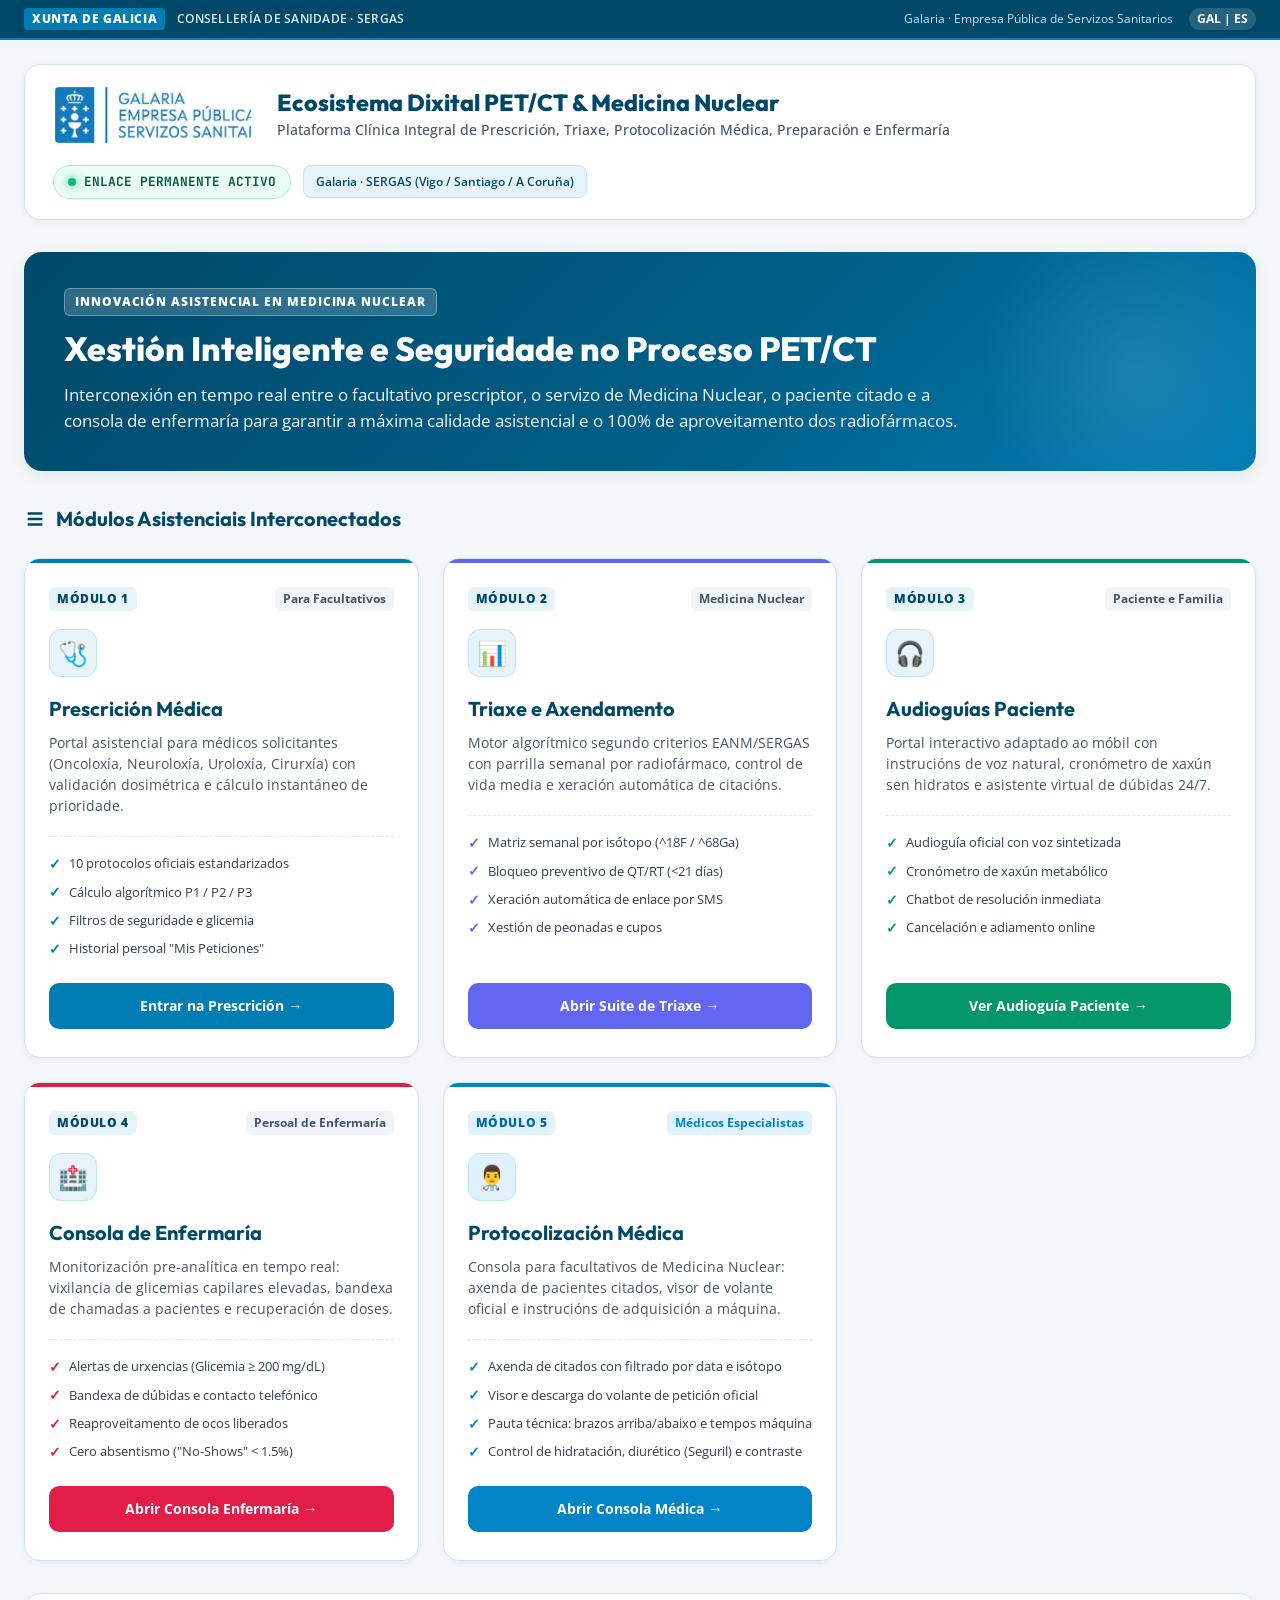
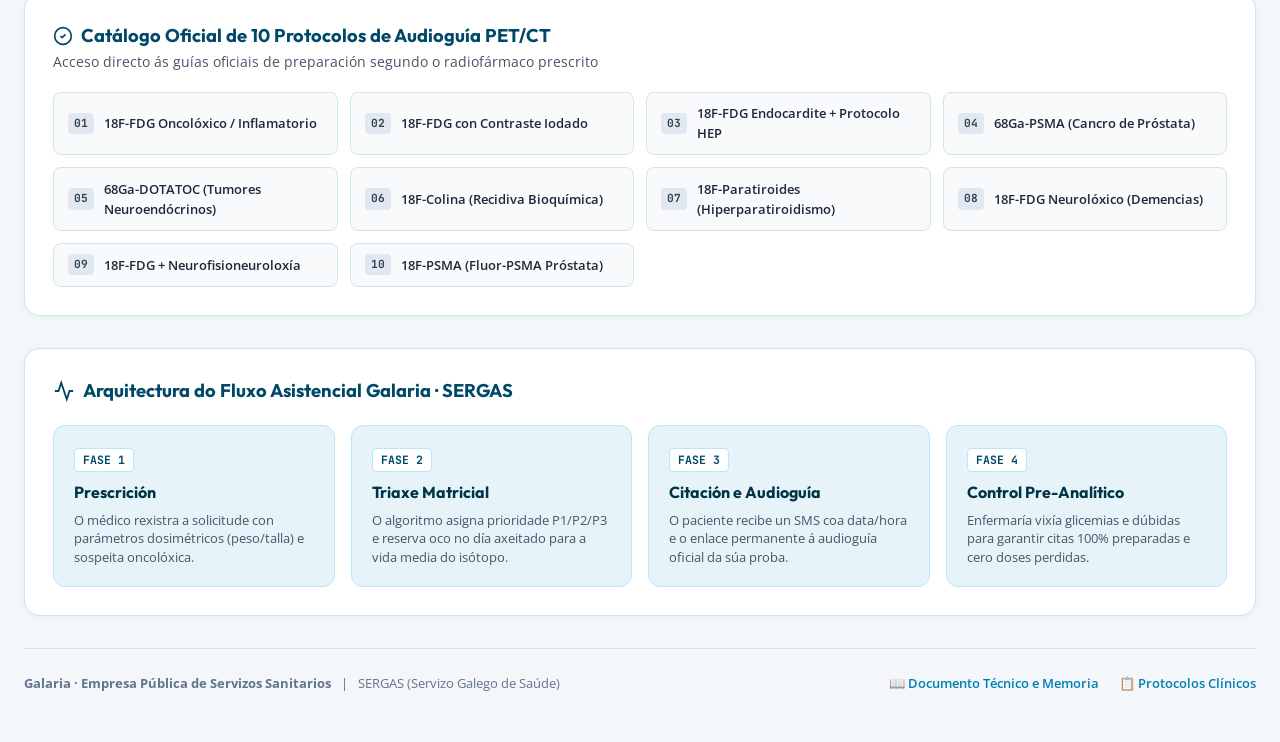
<file: index.html>
<!DOCTYPE html>
<html lang="es">
<head>
  <meta charset="UTF-8">
  <meta name="viewport" content="width=device-width, initial-scale=1.0">
  <title>Ecosistema Digital PET/CT & Medicina Nuclear | Galaria · SERGAS</title>
  <meta name="description" content="Portal Maestro Oficial del Ecosistema Digital PET/CT de Galaria y Servizo Galego de Saúde (SERGAS). Prescripción médica, triaje clínico algorítmico, preparación interactiva del paciente y consola de enfermería.">

  <!-- Tipografía Oficial Galaria / SERGAS: Open Sans & Outfit -->
  <link rel="preconnect" href="https://fonts.googleapis.com">
  <link rel="preconnect" href="https://fonts.gstatic.com" crossorigin>
  <link href="https://fonts.googleapis.com/css2?family=Open+Sans:ital,wght@0,300..800;1,300..800&family=Outfit:wght@500;600;700;800&family=JetBrains+Mono:wght@500;600&display=swap" rel="stylesheet">

  <style>
    /* ==========================================================================
       VARIABLES Y SISTEMA DE DISEÑO INSTITUCIONAL GALARIA · SERGAS
       ========================================================================== */
    :root {
      /* Identidad Corporativa Oficial */
      --sergas-blue: #007eb4;             /* Azul principal Galaria / Sergas */
      --sergas-blue-hover: #00638e;       /* Azul interacción hover */
      --sergas-navy: #004868;             /* Azul mariño institucional para títulos */
      --sergas-dark-blue: #003248;        /* Azul mariño profundo */
      --sergas-soft-blue: #e6f4fa;        /* Fondo suave de destaque */
      --sergas-light-border: #bae6fd;     /* Borde suave azul */

      --bg-page: #f4f7f9;                /* Fondo limpo sanitario */
      --bg-card: #ffffff;                /* Tarxetas e paneis brancos */
      --bg-card-subtle: #f8fafc;
      --border-subtle: #d0e4ee;
      --border-focus: #007eb4;

      --text-main: #1e293b;
      --text-secondary: #475569;
      --text-muted: #64748b;
      --text-light: #ffffff;

      /* Sombras Oficiales Galaria */
      --shadow-sm: 0 2px 6px rgba(0, 72, 104, 0.05);
      --shadow-md: 0 4px 16px rgba(0, 72, 104, 0.08);
      --shadow-lg: 0 12px 32px rgba(0, 72, 104, 0.12);
      --shadow-hover: 0 16px 36px rgba(0, 126, 180, 0.18);

      /* Estados Clínicos */
      --p1-red: #dc2626;
      --p1-bg: #fef2f2;
      --p1-border: #fca5a5;

      --p2-amber: #d97706;
      --p2-bg: #fffbeb;
      --p2-border: #fde68a;

      --p3-green: #059669;
      --p3-bg: #ecfdf5;
      --p3-border: #6ee7b7;
    }

    * {
      box-sizing: border-box;
      margin: 0;
      padding: 0;
    }

    body {
      font-family: 'Open Sans', -apple-system, BlinkMacSystemFont, 'Segoe UI', Roboto, sans-serif;
      background-color: var(--bg-page);
      color: var(--text-main);
      line-height: 1.55;
      min-height: 100vh;
      overflow-x: hidden;
    }

    /* ==========================================================================
       1. BARRA SUPERIOR INSTITUCIONAL XUNTA DE GALICIA / SERGAS
       ========================================================================== */
    .sergas-top-bar {
      width: 100%;
      background-color: var(--sergas-navy);
      color: #ffffff;
      font-size: 0.8rem;
      padding: 0.5rem 1.5rem;
      border-bottom: 2px solid var(--sergas-blue);
    }

    .sergas-top-container {
      max-width: 1400px;
      margin: 0 auto;
      display: flex;
      justify-content: space-between;
      align-items: center;
      flex-wrap: wrap;
      gap: 0.75rem;
    }

    .sergas-gov-text {
      display: flex;
      align-items: center;
      gap: 0.75rem;
      font-weight: 600;
      letter-spacing: 0.02em;
    }

    .xunta-pill {
      background: var(--sergas-blue);
      color: #ffffff;
      padding: 2px 8px;
      border-radius: 4px;
      font-size: 0.72rem;
      font-weight: 800;
      letter-spacing: 0.05em;
    }

    .sergas-sub {
      color: #e0f2fe;
      font-size: 0.78rem;
    }

    .sergas-portal-id {
      display: flex;
      align-items: center;
      gap: 1rem;
      font-size: 0.78rem;
      color: #bae6fd;
    }

    .lang-pill {
      background: rgba(255, 255, 255, 0.15);
      padding: 2px 8px;
      border-radius: 12px;
      font-weight: 700;
      color: #ffffff;
      font-size: 0.72rem;
    }

    /* ==========================================================================
       2. CONTENEDOR PRINCIPAL
       ========================================================================== */
    .main-wrapper {
      max-width: 1400px;
      margin: 0 auto;
      padding: 1.5rem 1.5rem 3rem;
      display: flex;
      flex-direction: column;
      gap: 2rem;
    }

    /* ==========================================================================
       3. CABECERA CON LOGO OFICIAL DE GALARIA Y STATUS EN VIVO
       ========================================================================== */
    .header-card {
      background: #ffffff;
      border: 1px solid var(--border-subtle);
      border-radius: 16px;
      padding: 1.25rem 1.75rem;
      display: flex;
      justify-content: space-between;
      align-items: center;
      box-shadow: var(--shadow-sm);
      flex-wrap: wrap;
      gap: 1.25rem;
    }

    .header-brand {
      display: flex;
      align-items: center;
      gap: 1.5rem;
    }

    .galaria-logo-img {
      height: 60px;
      width: auto;
      object-fit: contain;
      border-radius: 6px;
      background: #ffffff;
      padding: 2px;
    }

    .header-title-group h1 {
      font-family: 'Outfit', sans-serif;
      font-size: 1.45rem;
      font-weight: 800;
      color: var(--sergas-navy);
      line-height: 1.2;
    }

    .header-title-group p {
      font-size: 0.88rem;
      color: var(--text-secondary);
      font-weight: 500;
      margin-top: 2px;
    }

    .header-badges {
      display: flex;
      align-items: center;
      gap: 0.75rem;
      flex-wrap: wrap;
    }

    .live-status-pill {
      display: inline-flex;
      align-items: center;
      gap: 8px;
      background: #ecfdf5;
      border: 1px solid #a7f3d0;
      color: #065f46;
      font-size: 0.8rem;
      font-weight: 700;
      padding: 6px 14px;
      border-radius: 999px;
      font-family: 'JetBrains Mono', monospace;
    }

    .live-dot {
      width: 8px;
      height: 8px;
      background: #10b981;
      border-radius: 50%;
      box-shadow: 0 0 8px #10b981;
      animation: pulseGreen 2s infinite;
    }

    @keyframes pulseGreen {
      0%, 100% { opacity: 1; transform: scale(1); }
      50% { opacity: 0.4; transform: scale(0.85); }
    }

    .badge-secondary {
      background: var(--sergas-soft-blue);
      border: 1px solid var(--sergas-light-border);
      color: var(--sergas-navy);
      font-size: 0.78rem;
      font-weight: 600;
      padding: 6px 12px;
      border-radius: 8px;
    }

    /* ==========================================================================
       4. HERO BANNER INSTITUCIONAL GALARIA
       ========================================================================== */
    .hero-banner {
      background: linear-gradient(135deg, var(--sergas-navy) 0%, #006089 60%, var(--sergas-blue) 100%);
      color: #ffffff;
      border-radius: 18px;
      padding: 2.25rem 2.5rem;
      box-shadow: var(--shadow-md);
      position: relative;
      overflow: hidden;
    }

    .hero-banner::after {
      content: '';
      position: absolute;
      right: -40px;
      bottom: -60px;
      width: 320px;
      height: 320px;
      background: radial-gradient(circle, rgba(255, 255, 255, 0.1) 0%, transparent 70%);
      pointer-events: none;
    }

    .hero-badge-tag {
      display: inline-block;
      background: rgba(255, 255, 255, 0.18);
      border: 1px solid rgba(255, 255, 255, 0.3);
      color: #ffffff;
      font-size: 0.72rem;
      font-weight: 800;
      text-transform: uppercase;
      letter-spacing: 0.08em;
      padding: 4px 10px;
      border-radius: 6px;
      margin-bottom: 0.75rem;
    }

    .hero-banner h2 {
      font-family: 'Outfit', sans-serif;
      font-size: clamp(1.5rem, 3vw, 2.1rem);
      font-weight: 800;
      line-height: 1.25;
      margin-bottom: 0.75rem;
    }

    .hero-banner p {
      font-size: clamp(0.95rem, 1.5vw, 1.05rem);
      color: #f0f9ff;
      max-width: 900px;
      line-height: 1.6;
      font-weight: 400;
    }

    /* ==========================================================================
       5. PARRILLA DE LOS 4 PROGRAMAS INTERCONECTADOS
       ========================================================================== */
    .programs-section-title {
      font-family: 'Outfit', sans-serif;
      font-size: 1.25rem;
      font-weight: 700;
      color: var(--sergas-navy);
      display: flex;
      align-items: center;
      gap: 10px;
      margin-bottom: -0.5rem;
    }

    .programs-grid {
      display: grid;
      grid-template-columns: repeat(auto-fit, minmax(300px, 1fr));
      gap: 1.5rem;
    }

    .program-card {
      background: #ffffff;
      border: 1px solid var(--border-subtle);
      border-radius: 16px;
      padding: 1.75rem 1.5rem;
      display: flex;
      flex-direction: column;
      justify-content: space-between;
      box-shadow: var(--shadow-sm);
      text-decoration: none;
      color: inherit;
      transition: all 0.28s cubic-bezier(0.16, 1, 0.3, 1);
      position: relative;
      overflow: hidden;
    }

    .program-card::before {
      content: '';
      position: absolute;
      top: 0;
      left: 0;
      right: 0;
      height: 4px;
      background: var(--module-accent, var(--sergas-blue));
    }

    .program-card:hover {
      transform: translateY(-5px);
      box-shadow: var(--shadow-hover);
      border-color: var(--module-accent, var(--sergas-blue));
    }

    .card-header-meta {
      display: flex;
      justify-content: space-between;
      align-items: center;
      margin-bottom: 1.1rem;
    }

    .module-num-pill {
      font-size: 0.72rem;
      font-weight: 800;
      text-transform: uppercase;
      letter-spacing: 0.05em;
      padding: 3px 8px;
      border-radius: 6px;
      background: var(--sergas-soft-blue);
      color: var(--sergas-navy);
    }

    .target-role-badge {
      font-size: 0.72rem;
      font-weight: 700;
      padding: 3px 8px;
      border-radius: 6px;
      background: #f1f5f9;
      color: var(--text-secondary);
    }

    .program-icon-box {
      width: 48px;
      height: 48px;
      border-radius: 12px;
      background: var(--sergas-soft-blue);
      border: 1px solid var(--sergas-light-border);
      display: flex;
      align-items: center;
      justify-content: center;
      font-size: 1.5rem;
      margin-bottom: 1rem;
      color: var(--sergas-blue);
    }

    .program-card h3 {
      font-family: 'Outfit', sans-serif;
      font-size: 1.25rem;
      font-weight: 700;
      color: var(--sergas-navy);
      margin-bottom: 0.5rem;
    }

    .program-card p {
      font-size: 0.88rem;
      color: var(--text-secondary);
      line-height: 1.5;
      margin-bottom: 1.25rem;
    }

    .program-features {
      list-style: none;
      padding: 0;
      margin-bottom: 1.5rem;
      border-top: 1px dashed #e2e8f0;
      padding-top: 1rem;
    }

    .program-features li {
      font-size: 0.82rem;
      color: #334155;
      display: flex;
      align-items: center;
      gap: 8px;
      margin-bottom: 0.45rem;
    }

    .program-features li::before {
      content: '✓';
      color: var(--module-accent, var(--sergas-blue));
      font-weight: 800;
      font-size: 0.85rem;
    }

    .card-action-btn {
      display: inline-flex;
      align-items: center;
      justify-content: center;
      gap: 8px;
      width: 100%;
      padding: 0.75rem 1.25rem;
      border-radius: 10px;
      font-weight: 700;
      font-size: 0.9rem;
      background: var(--module-accent, var(--sergas-blue));
      color: #ffffff;
      border: none;
      cursor: pointer;
      text-align: center;
      transition: background 0.2s ease;
    }

    .program-card:hover .card-action-btn {
      filter: brightness(0.92);
    }

    /* Colores por módulo */
    .card-mod-1 { --module-accent: #007eb4; } /* Azul Sergas Prescrición */
    .card-mod-2 { --module-accent: #6366f1; } /* Índigo Triaxe */
    .card-mod-3 { --module-accent: #059669; } /* Esmeralda Audioguía Paciente */
    .card-mod-4 { --module-accent: #e11d48; } /* Vermello Clínico Enfermaría */
    .card-mod-5 { --module-accent: #0284c7; } /* Azul Océano Protocolización Médica */

    /* ==========================================================================
       6. SELECTOR RÁPIDO DOS 10 TRAZADORES PET
       ========================================================================== */
    .tracers-section {
      background: #ffffff;
      border: 1px solid var(--border-subtle);
      border-radius: 16px;
      padding: 1.75rem;
      box-shadow: var(--shadow-sm);
    }

    .tracers-header {
      display: flex;
      justify-content: space-between;
      align-items: center;
      flex-wrap: wrap;
      gap: 1rem;
      margin-bottom: 1.25rem;
    }

    .tracers-header h3 {
      font-family: 'Outfit', sans-serif;
      font-size: 1.15rem;
      color: var(--sergas-navy);
      font-weight: 700;
      display: flex;
      align-items: center;
      gap: 8px;
    }

    .tracers-header p {
      font-size: 0.85rem;
      color: var(--text-secondary);
    }

    .tracers-grid {
      display: grid;
      grid-template-columns: repeat(auto-fill, minmax(240px, 1fr));
      gap: 0.75rem;
    }

    .tracer-btn {
      display: flex;
      align-items: center;
      gap: 10px;
      padding: 0.65rem 0.9rem;
      background: var(--bg-card-subtle);
      border: 1px solid var(--border-subtle);
      border-radius: 8px;
      text-decoration: none;
      color: var(--text-main);
      font-size: 0.82rem;
      font-weight: 600;
      transition: all 0.2s ease;
    }

    .tracer-btn:hover {
      background: var(--sergas-soft-blue);
      border-color: var(--sergas-blue);
      color: var(--sergas-navy);
      transform: translateX(3px);
    }

    .tracer-badge {
      font-family: 'JetBrains Mono', monospace;
      font-size: 0.7rem;
      background: #e2e8f0;
      padding: 2px 6px;
      border-radius: 4px;
      color: #334155;
      font-weight: 700;
    }

    /* ==========================================================================
       7. ESQUEMA DE FLUXO CLÍNICO INTEGRADO
       ========================================================================== */
    .flow-card {
      background: #ffffff;
      border: 1px solid var(--border-subtle);
      border-radius: 16px;
      padding: 1.75rem;
      box-shadow: var(--shadow-sm);
    }

    .flow-title {
      font-family: 'Outfit', sans-serif;
      font-size: 1.15rem;
      font-weight: 700;
      color: var(--sergas-navy);
      margin-bottom: 1.25rem;
      display: flex;
      align-items: center;
      gap: 8px;
    }

    .flow-steps-row {
      display: grid;
      grid-template-columns: repeat(auto-fit, minmax(240px, 1fr));
      gap: 1rem;
    }

    .flow-box {
      background: var(--sergas-soft-blue);
      border: 1px solid var(--sergas-light-border);
      border-radius: 12px;
      padding: 1.25rem;
      position: relative;
    }

    .flow-step-tag {
      font-family: 'JetBrains Mono', monospace;
      font-size: 0.72rem;
      font-weight: 700;
      color: var(--sergas-navy);
      background: #ffffff;
      border: 1px solid var(--sergas-light-border);
      padding: 2px 8px;
      border-radius: 4px;
      display: inline-block;
      margin-bottom: 0.5rem;
    }

    .flow-box h4 {
      font-family: 'Outfit', sans-serif;
      font-size: 1rem;
      font-weight: 700;
      color: var(--sergas-dark-blue);
      margin-bottom: 0.35rem;
    }

    .flow-box p {
      font-size: 0.8rem;
      color: var(--text-secondary);
      line-height: 1.45;
    }

    /* ==========================================================================
       8. PÉ DE PÁXINA INSTITUCIONAL
       ========================================================================== */
    footer {
      border-top: 1px solid var(--border-subtle);
      padding-top: 1.5rem;
      display: flex;
      justify-content: space-between;
      align-items: center;
      flex-wrap: wrap;
      gap: 1rem;
      font-size: 0.82rem;
      color: var(--text-muted);
    }

    .footer-brand {
      display: flex;
      align-items: center;
      gap: 10px;
    }

    .footer-links {
      display: flex;
      gap: 1.25rem;
    }

    .footer-links a {
      color: var(--sergas-blue);
      text-decoration: none;
      font-weight: 600;
    }

    .footer-links a:hover {
      text-decoration: underline;
    }

    @media (max-width: 768px) {
      .sergas-top-container {
        flex-direction: column;
        align-items: flex-start;
      }
      .header-card {
        flex-direction: column;
        align-items: flex-start;
      }
      .main-wrapper {
        padding: 1rem 1rem 2.5rem;
      }
    }
  </style>
</head>
<body>

  <!-- 1. BARRA SUPERIOR INSTITUCIONAL XUNTA / SERGAS -->
  <div class="sergas-top-bar">
    <div class="sergas-top-container">
      <div class="sergas-gov-text">
        <span class="xunta-pill">XUNTA DE GALICIA</span>
        <span class="sergas-sub">CONSELLERÍA DE SANIDADE · SERGAS</span>
      </div>
      <div class="sergas-portal-id">
        <span>Galaria · Empresa Pública de Servizos Sanitarios</span>
        <span class="lang-pill">GAL | ES</span>
      </div>
    </div>
  </div>

  <div class="main-wrapper">
    <!-- 2. CABECERA CON LOGO OFICIAL DE GALARIA -->
    <header class="header-card">
      <div class="header-brand">
        <img src="galaria_logo.jpg" alt="Galaria - Empresa Pública de Servizos Sanitarios" class="galaria-logo-img">
        <div class="header-title-group">
          <h1>Ecosistema Dixital PET/CT & Medicina Nuclear</h1>
          <p>Plataforma Clínica Integral de Prescrición, Triaxe, Protocolización Médica, Preparación e Enfermaría</p>
        </div>
      </div>
      <div class="header-badges">
        <div class="live-status-pill">
          <span class="live-dot"></span>
          ENLACE PERMANENTE ACTIVO
        </div>
        <div class="badge-secondary">Galaria · SERGAS (Vigo / Santiago / A Coruña)</div>
      </div>
    </header>

    <!-- 3. HERO BANNER INSTITUCIONAL -->
    <section class="hero-banner">
      <div class="hero-badge-tag">Innovación Asistencial en Medicina Nuclear</div>
      <h2>Xestión Inteligente e Seguridade no Proceso PET/CT</h2>
      <p>
        Interconexión en tempo real entre o facultativo prescriptor, o servizo de Medicina Nuclear, o paciente citado e a consola de enfermaría para garantir a máxima calidade asistencial e o 100% de aproveitamento dos radiofármacos.
      </p>
    </section>

    <!-- 4. TÍTULO DE MÓDULOS -->
    <div class="programs-section-title">
      <svg width="22" height="22" viewBox="0 0 24 24" fill="none" stroke="currentColor" stroke-width="2.5"><path d="M4 6h16M4 12h16M4 18h16"/></svg>
      Módulos Asistenciais Interconectados
    </div>

    <!-- 5. PARRILLA DOS 4 PROGRAMAS -->
    <main class="programs-grid">
      <!-- MÓDULO 1: PRESCRICIÓN MÉDICA -->
      <a href="pet_peticion_medica/index.html" class="program-card card-mod-1">
        <div>
          <div class="card-header-meta">
            <span class="module-num-pill">MÓDULO 1</span>
            <span class="target-role-badge">Para Facultativos</span>
          </div>
          <div class="program-icon-box">🩺</div>
          <h3>Prescrición Médica</h3>
          <p>Portal asistencial para médicos solicitantes (Oncoloxía, Neuroloxía, Uroloxía, Cirurxía) con validación dosimétrica e cálculo instantáneo de prioridade.</p>
          <ul class="program-features">
            <li>10 protocolos oficiais estandarizados</li>
            <li>Cálculo algorítmico P1 / P2 / P3</li>
            <li>Filtros de seguridade e glicemia</li>
            <li>Historial persoal "Mis Peticiones"</li>
          </ul>
        </div>
        <div class="card-action-btn">Entrar na Prescrición →</div>
      </a>

      <!-- MÓDULO 2: TRIAXE E AXENDAMENTO PET/CT -->
      <a href="pet_ct_triage/web_app/index.html" class="program-card card-mod-2">
        <div>
          <div class="card-header-meta">
            <span class="module-num-pill">MÓDULO 2</span>
            <span class="target-role-badge">Medicina Nuclear</span>
          </div>
          <div class="program-icon-box">📊</div>
          <h3>Triaxe e Axendamento</h3>
          <p>Motor algorítmico segundo criterios EANM/SERGAS con parrilla semanal por radiofármaco, control de vida media e xeración automática de citacións.</p>
          <ul class="program-features">
            <li>Matriz semanal por isótopo (^18F / ^68Ga)</li>
            <li>Bloqueo preventivo de QT/RT (&lt;21 días)</li>
            <li>Xeración automática de enlace por SMS</li>
            <li>Xestión de peonadas e cupos</li>
          </ul>
        </div>
        <div class="card-action-btn">Abrir Suite de Triaxe →</div>
      </a>

      <!-- MÓDULO 3: AUDIOGUÍAS DO PACIENTE -->
      <a href="pet_prep_page/indexFDG.html" class="program-card card-mod-3">
        <div>
          <div class="card-header-meta">
            <span class="module-num-pill">MÓDULO 3</span>
            <span class="target-role-badge">Paciente e Familia</span>
          </div>
          <div class="program-icon-box">🎧</div>
          <h3>Audioguías Paciente</h3>
          <p>Portal interactivo adaptado ao móbil con instrucións de voz natural, cronómetro de xaxún sen hidratos e asistente virtual de dúbidas 24/7.</p>
          <ul class="program-features">
            <li>Audioguía oficial con voz sintetizada</li>
            <li>Cronómetro de xaxún metabólico</li>
            <li>Chatbot de resolución inmediata</li>
            <li>Cancelación e adiamento online</li>
          </ul>
        </div>
        <div class="card-action-btn">Ver Audioguía Paciente →</div>
      </a>

      <!-- MÓDULO 4: CONSOLA DE ENFERMARÍA -->
      <a href="pet_prep_page/enfermeria.html" class="program-card card-mod-4">
        <div>
          <div class="card-header-meta">
            <span class="module-num-pill">MÓDULO 4</span>
            <span class="target-role-badge">Persoal de Enfermaría</span>
          </div>
          <div class="program-icon-box">🏥</div>
          <h3>Consola de Enfermaría</h3>
          <p>Monitorización pre-analítica en tempo real: vixilancia de glicemias capilares elevadas, bandexa de chamadas a pacientes e recuperación de doses.</p>
          <ul class="program-features">
            <li>Alertas de urxencias (Glicemia ≥ 200 mg/dL)</li>
            <li>Bandexa de dúbidas e contacto telefónico</li>
            <li>Reaproveitamento de ocos liberados</li>
            <li>Cero absentismo ("No-Shows" &lt; 1.5%)</li>
          </ul>
        </div>
        <div class="card-action-btn">Abrir Consola Enfermaría →</div>
      </a>

      <!-- MÓDULO 5: CONSOLA MÉDICA & PROTOCOLIZACIÓN -->
      <a href="pet_consola_medica/index.html" class="program-card card-mod-5">
        <div>
          <div class="card-header-meta">
            <span class="module-num-pill" style="background:#e0f2fe; color:#0369a1;">MÓDULO 5</span>
            <span class="target-role-badge" style="background:#e0f2fe; color:#0284c7;">Médicos Especialistas</span>
          </div>
          <div class="program-icon-box" style="background:#e0f2fe; color:#0284c7;">👨‍⚕️</div>
          <h3>Protocolización Médica</h3>
          <p>Consola para facultativos de Medicina Nuclear: axenda de pacientes citados, visor de volante oficial e instrucións de adquisición a máquina.</p>
          <ul class="program-features">
            <li>Axenda de citados con filtrado por data e isótopo</li>
            <li>Visor e descarga do volante de petición oficial</li>
            <li>Pauta técnica: brazos arriba/abaixo e tempos máquina</li>
            <li>Control de hidratación, diurético (Seguril) e contraste</li>
          </ul>
        </div>
        <div class="card-action-btn" style="background:#0284c7;">Abrir Consola Médica →</div>
      </a>
    </main>

    <!-- 6. ACCESO DIRECTO AOS 10 TRAZADORES PET OFICIAIS -->
    <section class="tracers-section">
      <div class="tracers-header">
        <div>
          <h3>
            <svg width="20" height="20" viewBox="0 0 24 24" fill="none" stroke="currentColor" stroke-width="2"><circle cx="12" cy="12" r="10"/><path d="m9 12 2 2 4-4"/></svg>
            Catálogo Oficial de 10 Protocolos de Audioguía PET/CT
          </h3>
          <p>Acceso directo ás guías oficiais de preparación segundo o radiofármaco prescrito</p>
        </div>
      </div>
      <div class="tracers-grid">
        <a href="pet_prep_page/indexFDG.html" class="tracer-btn">
          <span class="tracer-badge">01</span>
          <span>18F-FDG Oncolóxico / Inflamatorio</span>
        </a>
        <a href="pet_prep_page/indexFDG_Contraste.html" class="tracer-btn">
          <span class="tracer-badge">02</span>
          <span>18F-FDG con Contraste Iodado</span>
        </a>
        <a href="pet_prep_page/indexFDG_Endocarditis_HEP.html" class="tracer-btn">
          <span class="tracer-badge">03</span>
          <span>18F-FDG Endocardite + Protocolo HEP</span>
        </a>
        <a href="pet_prep_page/indexga68PSMA.html" class="tracer-btn">
          <span class="tracer-badge">04</span>
          <span>68Ga-PSMA (Cancro de Próstata)</span>
        </a>
        <a href="pet_prep_page/indexga68DOTATOC.html" class="tracer-btn">
          <span class="tracer-badge">05</span>
          <span>68Ga-DOTATOC (Tumores Neuroendócrinos)</span>
        </a>
        <a href="pet_prep_page/indexf18Colina.html" class="tracer-btn">
          <span class="tracer-badge">06</span>
          <span>18F-Colina (Recidiva Bioquímica)</span>
        </a>
        <a href="pet_prep_page/indexf18Paratiroides.html" class="tracer-btn">
          <span class="tracer-badge">07</span>
          <span>18F-Paratiroides (Hiperparatiroidismo)</span>
        </a>
        <a href="pet_prep_page/indexFDG_Neurologico.html" class="tracer-btn">
          <span class="tracer-badge">08</span>
          <span>18F-FDG Neurolóxico (Demencias)</span>
        </a>
        <a href="pet_prep_page/indexFDG_Neurofisioneurologia.html" class="tracer-btn">
          <span class="tracer-badge">09</span>
          <span>18F-FDG + Neurofisioneuroloxía</span>
        </a>
        <a href="pet_prep_page/indexf18PSMA.html" class="tracer-btn">
          <span class="tracer-badge">10</span>
          <span>18F-PSMA (Fluor-PSMA Próstata)</span>
        </a>
      </div>
    </section>

    <!-- 7. ESQUEMA DE FLUXO CLÍNICO INTEGRADO -->
    <section class="flow-card">
      <div class="flow-title">
        <svg width="22" height="22" viewBox="0 0 24 24" fill="none" stroke="currentColor" stroke-width="2"><path d="M22 12h-4l-3 9L9 3l-3 9H2"/></svg>
        Arquitectura do Fluxo Asistencial Galaria · SERGAS
      </div>
      <div class="flow-steps-row">
        <div class="flow-box">
          <span class="flow-step-tag">FASE 1</span>
          <h4>Prescrición</h4>
          <p>O médico rexistra a solicitude con parámetros dosimétricos (peso/talla) e sospeita oncolóxica.</p>
        </div>
        <div class="flow-box">
          <span class="flow-step-tag">FASE 2</span>
          <h4>Triaxe Matricial</h4>
          <p>O algoritmo asigna prioridade P1/P2/P3 e reserva oco no día axeitado para a vida media do isótopo.</p>
        </div>
        <div class="flow-box">
          <span class="flow-step-tag">FASE 3</span>
          <h4>Citación e Audioguía</h4>
          <p>O paciente recibe un SMS coa data/hora e o enlace permanente á audioguía oficial da súa proba.</p>
        </div>
        <div class="flow-box">
          <span class="flow-step-tag">FASE 4</span>
          <h4>Control Pre-Analítico</h4>
          <p>Enfermaría vixía glicemias e dúbidas para garantir citas 100% preparadas e cero doses perdidas.</p>
        </div>
      </div>
    </section>

    <!-- 8. PÉ DE PÁXINA INSTITUCIONAL -->
    <footer>
      <div class="footer-brand">
        <strong>Galaria · Empresa Pública de Servizos Sanitarios</strong>
        <span>|</span>
        <span>SERGAS (Servizo Galego de Saúde)</span>
      </div>
      <div class="footer-links">
        <a href="Presentacion_Sistemas_PET/DOCUMENTO_ECOSISTEMA_PET_CT.html" target="_blank">📖 Documento Técnico e Memoria</a>
        <a href="pet_prep_page/index.html">📋 Protocolos Clínicos</a>
      </div>
    </footer>
  </div>

</body>
</html>
</file>
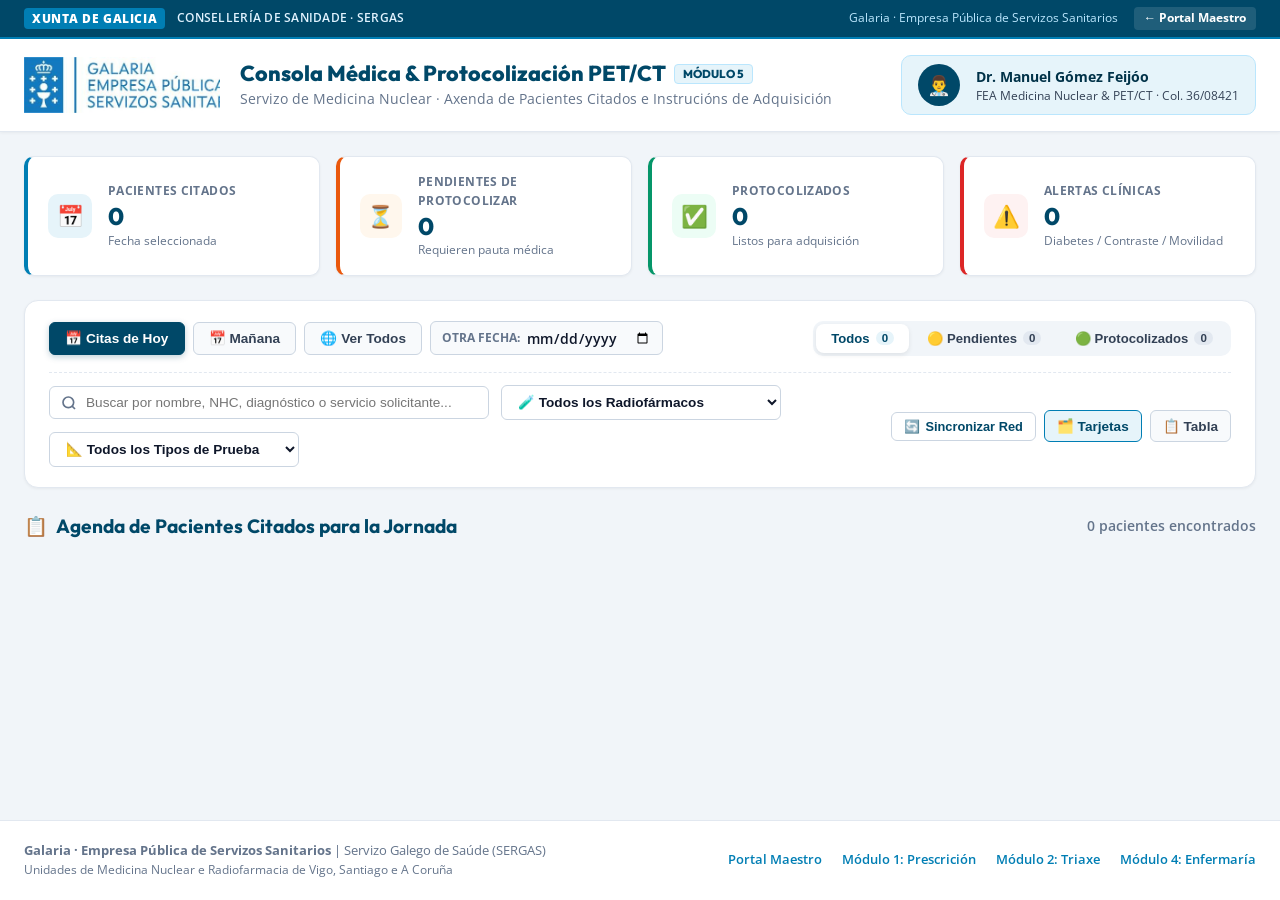
<file: pet_consola_medica/index.html>
<!DOCTYPE html>
<html lang="es">
<head>
  <meta charset="UTF-8">
  <meta name="viewport" content="width=device-width, initial-scale=1.0">
  <title>Consola Médica & Protocolización PET/CT | Galaria · SERGAS</title>
  <meta name="description" content="Consola Médica Oficial de Galaria y SERGAS para la visualización de pacientes citados en PET/CT, consulta de volantes de petición e indicación de protocolos de adquisición médica (tiempos a máquina, posición de brazos, hidratación, diuréticos y contrastes).">

  <!-- Google Fonts: Open Sans, Outfit y JetBrains Mono -->
  <link rel="preconnect" href="https://fonts.googleapis.com">
  <link rel="preconnect" href="https://fonts.gstatic.com" crossorigin>
  <link href="https://fonts.googleapis.com/css2?family=JetBrains+Mono:wght@500;600;700&family=Open+Sans:ital,wght@0,300..800;1,300..800&family=Outfit:wght@500;600;700;800&display=swap" rel="stylesheet">

  <link rel="stylesheet" href="styles.css?v=20261019_5">
</head>
<body>

  <!-- 1. BARRA SUPERIOR INSTITUCIONAL XUNTA / SERGAS -->
  <header class="sergas-top-bar">
    <div class="sergas-top-container">
      <div class="sergas-gov-text">
        <span class="xunta-pill">XUNTA DE GALICIA</span>
        <span class="sergas-sub">CONSELLERÍA DE SANIDADE · SERGAS</span>
      </div>
      <div class="sergas-portal-id">
        <span>Galaria · Empresa Pública de Servizos Sanitarios</span>
        <a href="../index.html">← Portal Maestro</a>
      </div>
    </div>
  </header>

  <!-- 2. CABECERA PRINCIPAL Y PERFIL DEL FACULTATIVO -->
  <header class="main-header">
    <div class="header-container">
      <div class="brand-section">
        <img src="galaria_logo.jpg" alt="Galaria - Empresa Pública de Servizos Sanitarios" class="galaria-logo">
        <div class="header-titles">
          <h1>
            Consola Médica & Protocolización PET/CT
            <span class="badge-mod">Módulo 5</span>
          </h1>
          <p>Servizo de Medicina Nuclear · Axenda de Pacientes Citados e Instrucións de Adquisición</p>
        </div>
      </div>

      <div class="doctor-profile-card">
        <div class="doctor-avatar">👨‍⚕️</div>
        <div class="doctor-info">
          <span class="doctor-name" id="currentDoctorDisplay">Dr. Manuel Gómez Feijóo</span>
          <span class="doctor-role">FEA Medicina Nuclear & PET/CT · Col. 36/08421</span>
        </div>
      </div>
    </div>
  </header>

  <!-- 3. CONTENEDOR CENTRAL -->
  <main class="app-container">

    <!-- 4. KPIS Y MÉTRICAS DE LA JORNADA -->
    <section class="stats-banner" aria-label="Resumen asistencial del día">
      <div class="stat-card">
        <div class="stat-icon">📅</div>
        <div class="stat-content">
          <span class="stat-label">Pacientes Citados</span>
          <span class="stat-value" id="kpiTotalCitados">0</span>
          <span class="stat-sub" id="kpiFechaSub">Fecha seleccionada</span>
        </div>
      </div>

      <div class="stat-card stat-pending">
        <div class="stat-icon">⏳</div>
        <div class="stat-content">
          <span class="stat-label">Pendientes de Protocolizar</span>
          <span class="stat-value" id="kpiPendientes">0</span>
          <span class="stat-sub">Requieren pauta médica</span>
        </div>
      </div>

      <div class="stat-card stat-ready">
        <div class="stat-icon">✅</div>
        <div class="stat-content">
          <span class="stat-label">Protocolizados</span>
          <span class="stat-value" id="kpiProtocolizados">0</span>
          <span class="stat-sub">Listos para adquisición</span>
        </div>
      </div>

      <div class="stat-card stat-urgent">
        <div class="stat-icon">⚠️</div>
        <div class="stat-content">
          <span class="stat-label">Alertas Clínicas</span>
          <span class="stat-value" id="kpiAlertas">0</span>
          <span class="stat-sub">Diabetes / Contraste / Movilidad</span>
        </div>
      </div>
    </section>

    <!-- 5. BARRA DE HERRAMIENTAS, FILTROS Y BÚSQUEDA -->
    <section class="toolbar-card">
      <div class="toolbar-row-top">
        <!-- Presets de Fecha -->
        <div class="date-presets-group">
          <button class="date-btn active" id="btnDateToday" data-filter="today">
            <span>📅 Citas de Hoy</span>
          </button>
          <button class="date-btn" id="btnDateTomorrow" data-filter="tomorrow">
            <span>📅 Mañana</span>
          </button>
          <button class="date-btn" id="btnDateAll" data-filter="all">
            <span>🌐 Ver Todos</span>
          </button>
          <div class="date-picker-wrap">
            <label for="inputCustomDate" style="font-size:0.75rem; font-weight:700; color:var(--text-muted);">OTRA FECHA:</label>
            <input type="date" id="inputCustomDate">
          </div>
        </div>

        <!-- Pestañas de Estado -->
        <div class="status-tabs-group">
          <button class="status-tab active" data-status="all">
            Todos <span class="tab-pill-count" id="countTabAll">0</span>
          </button>
          <button class="status-tab" data-status="pending">
            🟡 Pendientes <span class="tab-pill-count" id="countTabPending">0</span>
          </button>
          <button class="status-tab" data-status="done">
            🟢 Protocolizados <span class="tab-pill-count" id="countTabDone">0</span>
          </button>
        </div>
      </div>

      <div class="toolbar-row-bottom">
        <div class="filter-controls">
          <!-- Búsqueda en tiempo real -->
          <div class="search-input-wrap">
            <svg class="search-icon-svg" width="16" height="16" viewBox="0 0 24 24" fill="none" stroke="currentColor" stroke-width="2.5"><circle cx="11" cy="11" r="8"/><path d="m21 21-4.3-4.3"/></svg>
            <input type="text" id="searchInput" placeholder="Buscar por nombre, NHC, diagnóstico o servicio solicitante...">
          </div>

          <!-- Filtro por Isótopo -->
          <select id="selectTracer" class="filter-select">
            <option value="all">🧪 Todos los Radiofármacos</option>
            <option value="18F-FDG">18F-FDG (Oncológico / Inflamatorio)</option>
            <option value="PSMA">18F-PSMA / 68Ga-PSMA (Próstata)</option>
            <option value="Colina">18F-Colina (Próstata / Paratiroides)</option>
            <option value="DOTATOC">68Ga-DOTATOC / Neuroendocrinos</option>
            <option value="Neurologico">FDG Neurológico / Demencias</option>
          </select>

          <!-- Filtro por Tipo de Prueba / Rango -->
          <select id="selectTestType" class="filter-select">
            <option value="all">📐 Todos los Tipos de Prueba</option>
            <option value="cabeza_cuello">Cabeza-Cuello + Cuerpo Entero</option>
            <option value="base_craneo">Base de Cráneo a Muslos</option>
            <option value="mmii">MMII (Miembros Inferiores)</option>
            <option value="cuerpo_total">Cuerpo Total (Vértice a Pies)</option>
            <option value="cerebro">Cerebro Dedicado (NeuroPET)</option>
          </select>
        </div>

        <!-- Alternador de Vista y Sincronización en Red -->
        <div class="view-toggles" style="display:flex; align-items:center; gap:8px;">
          <button class="btn-secondary" id="btnSyncPatients" title="Buscar nuevos pacientes y sincronizar con la red" style="padding:6px 12px; font-size:0.8rem; display:flex; align-items:center; gap:5px; background:white; border:1px solid #cbd5e1; border-radius:6px; cursor:pointer; color:var(--sergas-navy); font-weight:700;">
            <span id="syncIcon">🔄</span>
            <span>Sincronizar Red</span>
          </button>
          <button class="btn-view-toggle active" id="btnViewCards" title="Vista en Tarjetas">
            <span>🗂️ Tarjetas</span>
          </button>
          <button class="btn-view-toggle" id="btnViewTable" title="Vista en Tabla">
            <span>📋 Tabla</span>
          </button>
        </div>
      </div>
    </section>

    <!-- 6. LISTADO DE PACIENTES CITADOS -->
    <section>
      <div class="patients-section-header">
        <h2>
          <span>📋</span>
          <span id="sectionTitleText">Agenda de Pacientes Citados para la Jornada</span>
        </h2>
        <span style="font-size: 0.85rem; color: var(--text-muted); font-weight: 600;" id="displayFilteredCount">0 pacientes encontrados</span>
      </div>

      <!-- Contenedor Vista Tarjetas -->
      <div class="patients-grid" id="patientsGrid" style="margin-top: 1rem;">
        <!-- Inyección dinámica de tarjetas de pacientes -->
      </div>

      <!-- Contenedor Vista Tabla -->
      <div class="table-container-card" id="patientsTableWrap" style="margin-top: 1rem;">
        <table class="patients-table">
          <thead>
            <tr>
              <th>Hora Cita</th>
              <th>Paciente & NHC</th>
              <th>Datos Físicos</th>
              <th>Radiofármaco</th>
              <th>Diagnóstico / Sospecha</th>
              <th>Prioridad</th>
              <th>Alertas</th>
              <th>Estado Protocolo</th>
              <th style="text-align: right;">Acciones</th>
            </tr>
          </thead>
          <tbody id="patientsTableBody">
            <!-- Inyección dinámica de filas -->
          </tbody>
        </table>
      </div>

      <!-- Mensaje cuando no hay pacientes -->
      <div id="noPatientsMessage" style="display: none; background: white; border-radius: 12px; padding: 3rem 1.5rem; text-align: center; border: 1px dashed #cbd5e1; margin-top: 1.5rem;">
        <div style="font-size: 3rem; margin-bottom: 0.75rem;">🔍</div>
        <h3 style="font-family: 'Outfit', sans-serif; font-size: 1.25rem; color: var(--sergas-navy); margin-bottom: 0.5rem;">Ningún paciente encontrado con estos filtros</h3>
        <p style="color: var(--text-muted); font-size: 0.9rem; max-width: 500px; margin: 0 auto 1.25rem auto;">Pruebe a cambiar la fecha seleccionada, limpiar el buscador o pulsar en "Ver Todos" para inspeccionar la base de datos completa.</p>
        <button class="btn-primary" onclick="window.consolaApp && window.consolaApp.resetFilters()">Restablecer Filtros</button>
      </div>
    </section>

  </main>

  <!-- ==========================================================================
       MODAL DE PROTOCOLIZACIÓN MÉDICA PET/CT
       ========================================================================== -->
  <div class="modal-backdrop" id="protocolModalBackdrop" role="dialog" aria-modal="true">
    <div class="modal-dialog">
      <!-- Encabezado Modal -->
      <div class="modal-header">
        <div class="modal-header-titles">
          <h3>
            <span>🩺</span>
            Protocolización de Adquisición PET/CT
          </h3>
          <p>Defina las instrucciones técnicas y clínicas para la preparación, paso a máquina y adquisición tomográfica.</p>
        </div>
        <button class="btn-close-modal" id="btnCloseProtocolModal" title="Cerrar modal">&times;</button>
      </div>

      <!-- Tira con datos del paciente seleccionado -->
      <div class="modal-patient-strip" id="modalPatientStrip">
        <div class="strip-patient-details">
          <span class="strip-name" id="modalPatName">Nombre del Paciente</span>
          <span class="strip-item">NHC: <strong id="modalPatNHC">--</strong></span>
          <span class="strip-item">Edad: <strong id="modalPatAge">--</strong></span>
          <span class="strip-item">Peso/Talla: <strong id="modalPatWeight">--</strong></span>
          <span class="strip-item">Isótopo: <strong id="modalPatTracer">--</strong></span>
          <span class="strip-item">Glucemia: <strong id="modalPatGlucose">--</strong></span>
        </div>
        <button class="btn-secondary" id="btnViewVolanteFromModal" style="padding: 4px 10px; font-size: 0.78rem;">
          📄 Ver Volante de Petición
        </button>
      </div>

      <!-- Barra de Pestañas de Acceso Rápido a las 5 Áreas de Protocolización -->
      <nav class="protocol-nav-tabs-bar" id="protocolNavTabsBar" aria-label="Secciones del protocolo">
        <button type="button" class="protocol-tab-btn active" data-target="sectionUptake">
          <span class="tab-num">1</span>
          <span>⏱️</span>
          <span>Tiempo Máquina</span>
        </button>
        <button type="button" class="protocol-tab-btn" data-target="sectionArmsRange">
          <span class="tab-num">2</span>
          <span>🙆‍♂️</span>
          <span>Brazos y Rango</span>
        </button>
        <button type="button" class="protocol-tab-btn" data-target="sectionHydration">
          <span class="tab-num">3</span>
          <span>💧</span>
          <span>Hidratación en Box</span>
        </button>
        <button type="button" class="protocol-tab-btn" data-target="sectionMedications">
          <span class="tab-num">4</span>
          <span>💊</span>
          <span>Diurético y Contraste</span>
        </button>
        <button type="button" class="protocol-tab-btn" data-target="sectionSignature">
          <span class="tab-num">5</span>
          <span>✍️</span>
          <span>Firma Médica</span>
        </button>
      </nav>

      <!-- Cuerpo del Formulario de Protocolización -->
      <div class="modal-body" id="protocolModalBody">

        <!-- Banner Informativo Superior: 5 Secciones Disponibles -->
        <div class="protocol-all-sections-banner">
          <div class="banner-title">
            <span>📋</span>
            <strong>Protocolo Clínico Integral PET/CT:</strong> 5 Áreas Clínicas para Pautar
          </div>
          <p class="banner-text">
            Puede desplazarse verticalmente usando la rueda/panel táctil o hacer clic en las <strong>pestañas superiores (1 a 5)</strong> para saltar directamente a:
            <strong>1. Tiempo de Máquina</strong> • <strong>2. Brazos y Rango</strong> • <strong>3. Hidratación en Box</strong> • <strong>4. Medicación (Diurético Post-Inyección) y Contraste (En máquina / IV en box / Sin contraste)</strong> • <strong>5. Firma Médica</strong>.
          </p>
        </div>

        <!-- 1. TIEMPO DE ESPERA / PASO A MÁQUINA (UPTAKE TIME) -->
        <section class="protocol-section-box recommended-highlight" id="sectionUptake">
          <div class="section-box-header">
            <h4 class="section-box-title">
              <span>⏱️</span>
              1. Tiempo de Espera / Paso a Máquina (Tiempo de Captación)
            </h4>
            <span class="section-box-sub">Minutos desde inyección endovenosa hasta adquisición en gantry</span>
          </div>

          <div class="options-grid" id="uptakeOptionsGrid">
            <!-- 60 min -->
            <label class="option-radio-card selected" data-field="uptake" data-val="60">
              <input type="radio" name="radioUptake" value="60" checked>
              <div class="option-icon">⏱️</div>
              <div class="option-title">60 minutos</div>
              <div class="option-desc">Estándar oficial EANM/SERGAS. Óptimo para tumores sólidos con 18F-FDG.</div>
              <span class="option-pill-badge">Recomendado Estándar</span>
            </label>

            <!-- 90 min -->
            <label class="option-radio-card" data-field="uptake" data-val="90">
              <input type="radio" name="radioUptake" value="90">
              <div class="option-icon">⏳</div>
              <div class="option-title">90 minutos</div>
              <div class="option-desc">Captación metabólica prolongada en procesos infecciosos, endocarditis o vasculitis.</div>
              <span class="option-pill-badge">Infección / Inflamación</span>
            </label>

            <!-- 120 min -->
            <label class="option-radio-card" data-field="uptake" data-val="120">
              <input type="radio" name="radioUptake" value="120">
              <div class="option-icon">🔬</div>
              <div class="option-title">120 minutos (Tardía)</div>
              <div class="option-desc">Adquisición tardía o dual-point para lavado de pool vascular en lesiones dudosas hepáticas o pulmonares.</div>
              <span class="option-pill-badge">Fase Tardía</span>
            </label>

            <!-- 45 min -->
            <label class="option-radio-card" data-field="uptake" data-val="45">
              <input type="radio" name="radioUptake" value="45">
              <div class="option-icon">⚡</div>
              <div class="option-title">45 minutos</div>
              <div class="option-desc">Captación precoz indicada para 18F-PSMA o 18F-Colina en neoplasia prostática.</div>
              <span class="option-pill-badge">PSMA / Colina</span>
            </label>
          </div>

          <div class="custom-input-row">
            <span style="font-size:0.82rem; font-weight:700; color:var(--text-secondary);">Otro tiempo personalizado:</span>
            <input type="number" id="inputCustomUptake" placeholder="Ej: 75" min="20" max="240" style="width: 100px;">
            <span style="font-size:0.82rem; color:var(--text-muted);">minutos post-inyección</span>
          </div>

          <div class="section-next-step-row">
            <button type="button" class="btn-next-step" onclick="window.consolaApp.scrollToSection('sectionArmsRange')">
              Continuar a 2. Brazos y Rango ➡️
            </button>
          </div>
        </section>

        <!-- 2. POSICIONAMIENTO E IMÁGENES (BRAZOS Y RANGO DE ADQUISICIÓN) -->
        <section class="protocol-section-box" id="sectionArmsRange">
          <div class="section-box-header">
            <h4 class="section-box-title">
              <span>🙆‍♂️</span>
              2. Posicionamiento del Paciente e Imágenes (Brazos y Rango de Cobertura)
            </h4>
            <span class="section-box-sub">Orientación de extremidades superiores y longitud anatómica</span>
          </div>

          <div style="font-size: 0.82rem; font-weight: 700; color: var(--sergas-navy); margin-bottom: 0.35rem;">
            A) Posición de los Brazos:
          </div>
          <div class="options-grid" id="armsOptionsGrid">
            <!-- Ambos Brazos Arriba -->
            <label class="option-radio-card selected" data-field="arms" data-val="arriba">
              <input type="radio" name="radioArms" value="arriba" checked>
              <div class="option-icon">🙆‍♂️</div>
              <div class="option-title">Ambos Brazos Arriba (Arms Up)</div>
              <div class="option-desc">Con soporte cefálico. Estándar para tórax, abdomen y pelvis; elimina artefactos de endurecimiento óseo.</div>
              <span class="option-pill-badge">Estándar Tronco</span>
            </label>

            <!-- Ambos Brazos Abajo -->
            <label class="option-radio-card" data-field="arms" data-val="abajo">
              <input type="radio" name="radioArms" value="abajo">
              <div class="option-icon">🙇‍♂️</div>
              <div class="option-title">Ambos Brazos Abajo (Arms Down)</div>
              <div class="option-desc">A lo largo del cuerpo. OBLIGATORIO en tumores de cabeza y cuello, cavum, melanoma facial, hombro doloroso o prótesis.</div>
              <span class="option-pill-badge">Cabeza / Cuello / Dolor</span>
            </label>

            <!-- Soporte Abdominal -->
            <label class="option-radio-card" data-field="arms" data-val="abdominal">
              <input type="radio" name="radioArms" value="abdominal">
              <div class="option-icon">🧍‍♂️</div>
              <div class="option-title">Brazos en Reposo Abdominal</div>
              <div class="option-desc">Sobre el abdomen con cincha de confort. Pacientes encamados, dolor severo, artrosis o cifosis torácica.</div>
              <span class="option-pill-badge">Movilidad Reducida</span>
            </label>
          </div>

          <div style="font-size: 0.82rem; font-weight: 700; color: var(--sergas-navy); margin-top: 1rem; margin-bottom: 0.35rem;">
            B) Tipo de Prueba y Rango Anatómico de Adquisición (Scout View):
          </div>
          <div class="options-grid" id="rangeOptionsGrid">
            <!-- Cabeza y Cuello + Cuerpo Entero -->
            <label class="option-radio-card" data-field="range" data-val="cabeza_cuello_cuerpo">
              <input type="radio" name="radioRange" value="cabeza_cuello_cuerpo">
              <div class="option-icon">🔄</div>
              <div class="option-title">Cabeza-Cuello + Cuerpo Entero</div>
              <div class="option-desc">Protocolo combinado en 2 fases: 1ª fase cabeza-cuello con brazos abajo + 2ª fase cuerpo entero de cuello a muslos.</div>
              <span class="option-pill-badge">Combinado 2 Fases</span>
            </label>

            <!-- Base de Cráneo a Muslos -->
            <label class="option-radio-card selected" data-field="range" data-val="base_craneo_muslos">
              <input type="radio" name="radioRange" value="base_craneo_muslos" checked>
              <div class="option-icon">📐</div>
              <div class="option-title">Base de Cráneo a Muslos</div>
              <div class="option-desc">Desde base craneal hasta tercio medio de muslos. Estándar clásico EANM para oncología toraco-abdominal y linfomas.</div>
              <span class="option-pill-badge">Estándar Oncológico</span>
            </label>

            <!-- MMII (Miembros Inferiores) -->
            <label class="option-radio-card" data-field="range" data-val="mmii">
              <input type="radio" name="radioRange" value="mmii">
              <div class="option-icon">🦵</div>
              <div class="option-title">MMII (Miembros Inferiores)</div>
              <div class="option-desc">Adquisición dedicada a extremidades inferiores (muslos, rodillas, piernas y pies): sarcomas, melanoma acral o vasculitis.</div>
              <span class="option-pill-badge">Extremidades MMII</span>
            </label>

            <!-- Cuerpo Total (Vértice a pies) -->
            <label class="option-radio-card" data-field="range" data-val="cuerpo_total">
              <input type="radio" name="radioRange" value="cuerpo_total">
              <div class="option-icon">🦶</div>
              <div class="option-title">Cuerpo Total (Vértice a Pies)</div>
              <div class="option-desc">Cobertura anatómica completa desde la coronilla hasta las plantas de los pies (melanoma, mieloma, sarcomas).</div>
              <span class="option-pill-badge">Cuerpo Extendido</span>
            </label>

            <!-- Cerebro / NeuroPET -->
            <label class="option-radio-card" data-field="range" data-val="cerebro">
              <input type="radio" name="radioRange" value="cerebro">
              <div class="option-icon">🧠</div>
              <div class="option-title">Cerebro Dedicado (NeuroPET)</div>
              <div class="option-desc">Adquisición craneal estática 3D de alta resolución (demencias, deterioro cognitivo, epilepsia o gliomas).</div>
              <span class="option-pill-badge">NeuroPET 3D</span>
            </label>

            <!-- Otro Rango Personalizado -->
            <label class="option-radio-card" data-field="range" data-val="otro_rango">
              <input type="radio" name="radioRange" value="otro_rango">
              <div class="option-icon">✍️</div>
              <div class="option-title">Otro / Rango Personalizado</div>
              <div class="option-desc">Definir cortes anatómicos específicos manualmente para el técnico operador.</div>
              <span class="option-pill-badge">Personalizado</span>
            </label>
          </div>

          <div class="custom-input-row" id="wrapCustomRange" style="display: none; margin-top: 0.6rem;">
            <span style="font-size:0.82rem; font-weight:700; color:var(--text-secondary);">Detalle del Rango Personalizado:</span>
            <input type="text" id="inputCustomRange" placeholder="Ej: Desde sínfisis púbica hasta huecos poplíteos..." style="flex:1;">
          </div>

          <div class="section-next-step-row">
            <button type="button" class="btn-next-step" onclick="window.consolaApp.scrollToSection('sectionHydration')">
              Continuar a 3. Hidratación en Box ➡️
            </button>
          </div>
        </section>

        <!-- 3. PAUTA DE HIDRATACIÓN (SOLO HIDRATACIÓN EN BOX) -->
        <section class="protocol-section-box" id="sectionHydration">
          <div class="section-box-header">
            <h4 class="section-box-title">
              <span>💧</span>
              3. Pauta de Hidratación en Box
            </h4>
            <span class="section-box-sub">Ingesta hídrica oral programada durante la estancia en el box de reposo</span>
          </div>

          <div class="options-grid" id="hydrationOptionsGrid">
            <!-- Hidratación en Box SÍ -->
            <label class="option-radio-card selected" data-field="hydration" data-val="box_si">
              <input type="radio" name="radioHydration" value="box_si" checked>
              <div class="option-icon">💧</div>
              <div class="option-title">Hidratación en Box (Recomendado)</div>
              <div class="option-desc">Beber agua continuamente durante el tiempo de espera en el box de reposo (500 a 1.000 mL) para forzar aclaramiento renal y lavado urinario del radiofármaco.</div>
              <span class="option-pill-badge">Pauta Estándar en Box</span>
            </label>

            <!-- Sin Hidratación en Box -->
            <label class="option-radio-card" data-field="hydration" data-val="box_no">
              <input type="radio" name="radioHydration" value="box_no">
              <div class="option-icon">🚫</div>
              <div class="option-title">Sin Hidratación en Box</div>
              <div class="option-desc">Restricción hídrica oral en el box de reposo (insuficiencia cardíaca congestiva severa o procedimiento con sedación/anestesia programada).</div>
              <span class="option-pill-badge">Restricción Hídrica</span>
            </label>
          </div>

          <div class="section-next-step-row">
            <button type="button" class="btn-next-step" onclick="window.consolaApp.scrollToSection('sectionMedications')">
              Continuar a 4. Medicación y Contrastes ➡️
            </button>
          </div>
        </section>

        <!-- 4. MEDICACIÓN (SOLO DIURÉTICO) Y CONTRASTE -->
        <section class="protocol-section-box" id="sectionMedications">
          <div class="section-box-header">
            <h4 class="section-box-title">
              <span>💊</span>
              4. Pauta de Medicación y Contraste
            </h4>
            <span class="section-box-sub">Diurético (Furosemida) y modalidad de contraste (en máquina, en box con tiempo previo o sin contraste)</span>
          </div>

          <div style="display:flex; flex-direction:column; gap:1.1rem;">
            
            <!-- A) MEDICACIÓN: SOLO DIURÉTICO (FUROSEMIDA / SEGURIL) -->
            <div class="med-subgroup highlight-diuretic">
              <div class="med-subgroup-title">
                <span style="display:flex; align-items:center; gap:6px;">
                  <span>⚡</span>
                  <strong>A) Medicación: Diurético (Furosemida / Seguril 20 mg):</strong>
                </span>
                <span style="font-size:0.75rem; color:#64748b;">Eliminación de estasis vesical y aclaramiento renal</span>
              </div>
              <div class="options-grid" id="diureticOptionsGrid">
                <!-- SÍ Post Inyección -->
                <label class="option-radio-card" data-field="diuretic" data-val="si_20mg_post">
                  <input type="radio" name="radioDiuretic" value="si_20mg_post">
                  <div class="option-icon">💉</div>
                  <div class="option-title">SÍ: Furosemida 20 mg Post-Inyección</div>
                  <div class="option-desc">Administrar 20 mg IV lenta a los 15-20 min tras inyectar el radiofármaco. Lavado vesical progresivo.</div>
                  <span class="option-pill-badge" style="background:#0284c7; color:white;">Post-Inyección</span>
                </label>

                <!-- NO Diurético -->
                <label class="option-radio-card selected" data-field="diuretic" data-val="no">
                  <input type="radio" name="radioDiuretic" value="no" checked>
                  <div class="option-icon">❌</div>
                  <div class="option-title">NO Administrar Diurético</div>
                  <div class="option-desc">Estándar en la mayoría de tumores fuera de la pelvis o sin sospecha de lesión vesicoprostática.</div>
                  <span class="option-pill-badge">Habitual</span>
                </label>
              </div>
            </div>

            <!-- B) CONTRASTE: EN MÁQUINA, IV EN BOX CON TIEMPO, O SIN CONTRASTE -->
            <div class="med-subgroup highlight-contrast">
              <div class="med-subgroup-title">
                <span style="display:flex; align-items:center; gap:6px;">
                  <span>☢️</span>
                  <strong>B) Protocolo de Contraste:</strong>
                </span>
                <span style="font-size:0.75rem; color:#0284c7; font-weight:700;">Contraste en máquina, IV en box o sin contraste</span>
              </div>
              <div class="options-grid" id="contrastOptionsGrid">
                <!-- 1. CONTRASTE EN MÁQUINA -->
                <label class="option-radio-card" data-field="contrast" data-val="en_maquina">
                  <input type="radio" name="radioContrast" value="en_maquina">
                  <div class="option-icon">💉</div>
                  <div class="option-title">Contraste en Máquina (CT con CIV)</div>
                  <div class="option-desc">Inyección endovenosa de contraste iodado acoplada en máquina con inyector automático en camilla (fase portal 70s).</div>
                  <span class="option-pill-badge" style="background:#0284c7; color:white;">CIV en Máquina</span>
                </label>

                <!-- 2. CONTRASTE IV EN BOX (CON TIEMPO ANTES DE LA PRUEBA) -->
                <label class="option-radio-card" data-field="contrast" data-val="en_box">
                  <input type="radio" name="radioContrast" value="en_box">
                  <div class="option-icon">💉</div>
                  <div class="option-title">Contraste IV en Box (Endovenoso)</div>
                  <div class="option-desc">
                    Administrar contraste intravenoso (CIV) en el box de preparación 
                    <span class="med-time-input-box" style="margin:2px 0;">
                      <input type="number" id="inputContrastBoxMinutes" value="15" min="5" max="120"> min
                    </span>
                    antes de la prueba para fase diagnóstica previa a la adquisición en camilla.
                  </div>
                  <span class="option-pill-badge" style="background:#0284c7; color:white;">CIV en Box</span>
                </label>

                <!-- 3. SIN CONTRASTE -->
                <label class="option-radio-card selected" data-field="contrast" data-val="sin_contraste">
                  <input type="radio" name="radioContrast" value="sin_contraste" checked>
                  <div class="option-icon">❌</div>
                  <div class="option-title">Sin Contraste (CT Baja Dosis)</div>
                  <div class="option-desc">Adquisición tomográfica exclusivamente a baja dosis (Low-Dose) para corrección de atenuación y localización anatómica.</div>
                  <span class="option-pill-badge">Baja Dosis Estándar</span>
                </label>
              </div>
            </div>

            <!-- OBSERVACIONES EN TEXTO LIBRE -->
            <div style="margin-top: 0.2rem;">
              <label for="txtDoctorNotes" style="font-size:0.76rem; font-weight:700; text-transform:uppercase; color:var(--text-muted); display:block; margin-bottom:4px;">
                Observaciones Clínicas y Técnicas del Médico (Texto Libre para la Consola del TSID):
              </label>
              <textarea id="txtDoctorNotes" class="textarea-notes" placeholder="Ej: Furosemida 15 min antes de entrar a máquina; vaciado vesical previo obligatorio..."></textarea>
            </div>

          </div>

          <div class="section-next-step-row">
            <button type="button" class="btn-next-step" onclick="window.consolaApp.scrollToSection('sectionSignature')">
              Continuar a 5. Firma Médica ➡️
            </button>
          </div>
        </section>

        <!-- 5. FIRMA Y VALIDACIÓN MÉDICA -->
        <section class="signature-box" id="sectionSignature">
          <div class="signature-fields">
            <div class="signature-input-group">
              <label for="selectDoctorSign">Facultativo Especialista Responsable:</label>
              <select id="selectDoctorSign">
                <option value="Dr. Manuel Gómez Feijóo (Col. 36/08421)">Dr. Manuel Gómez Feijóo (Col. 36/08421)</option>
                <option value="Dra. Elena Rial Vázquez (Col. 36/09144)">Dra. Elena Rial Vázquez (Col. 36/09144)</option>
                <option value="Dr. Alberto Silva Pousa (Col. 15/07332)">Dr. Alberto Silva Pousa (Col. 15/07332)</option>
                <option value="Dra. Carmen Montes Rey (Col. 36/06118)">Dra. Carmen Montes Rey (Col. 36/06118)</option>
              </select>
            </div>
            <div class="signature-input-group">
              <label>Fecha y Hora de Validación:</label>
              <input type="text" id="displaySignTimestamp" readonly style="background:#e2e8f0; width:180px;">
            </div>
          </div>

          <div style="font-size:0.75rem; color:var(--sergas-navy); font-weight:700; display:flex; align-items:center; gap:6px;">
            <span>🔒 Firma Digital Galaria · SERGAS</span>
          </div>
        </section>

      </div>

      <!-- Footer del Modal -->
      <div class="modal-footer">
        <button class="btn-secondary" id="btnCancelProtocol">Cancelar</button>
        <div class="footer-actions-right">
          <button class="btn-print-action" id="btnPrintProtocolSheet">
            🖨️ Imprimir Hoja Técnica para TSID
          </button>
          <button class="btn-primary" id="btnSaveProtocol">
            💾 Guardar y Validar Protocolo Oficial
          </button>
        </div>
      </div>
    </div>
  </div>

  <!-- ==========================================================================
       MODAL DE VISUALIZACIÓN DEL VOLANTE DE PETICIÓN
       ========================================================================== -->
  <div class="modal-backdrop" id="volanteModalBackdrop" role="dialog" aria-modal="true">
    <div class="modal-dialog volante-modal-dialog">
      <div class="modal-header">
        <div class="modal-header-titles">
          <h3>
            <span>📄</span>
            Volante Oficial de Petición Médica — Galaria · SERGAS
          </h3>
          <p id="volanteModalSubtitle">Consulta de antecedentes clínicos, motivo de prescripción y parámetros dosimétricos.</p>
        </div>
        <button class="btn-close-modal" id="btnCloseVolanteModal" title="Cerrar volante">&times;</button>
      </div>
      <iframe id="volanteIframe" class="volante-iframe-wrap" title="Volante de Petición Oficial"></iframe>
      <div class="modal-footer">
        <button class="btn-secondary" id="btnCloseVolanteModalBtn">Cerrar Visor</button>
        <button class="btn-primary" id="btnPrintVolanteFromViewer">🖨️ Imprimir Volante de Petición</button>
      </div>
    </div>
  </div>

  <!-- ==========================================================================
       CONTENEDOR DE TOASTS Y NOTIFICACIONES
       ========================================================================== -->
  <div class="toast-container" id="toastContainer"></div>

  <!-- ==========================================================================
       PIE DE PÁGINA INSTITUCIONAL
       ========================================================================== -->
  <footer class="main-footer">
    <div class="footer-container">
      <div>
        <strong>Galaria · Empresa Pública de Servizos Sanitarios</strong> | Servizo Galego de Saúde (SERGAS)
        <br>
        <span style="font-size: 0.76rem; color: var(--text-muted);">Unidades de Medicina Nuclear e Radiofarmacia de Vigo, Santiago e A Coruña</span>
      </div>
      <div class="footer-nav">
        <a href="../index.html">Portal Maestro</a>
        <a href="../pet_peticion_medica/index.html">Módulo 1: Prescrición</a>
        <a href="../pet_ct_triage/web_app/index.html">Módulo 2: Triaxe</a>
        <a href="../pet_prep_page/enfermeria.html">Módulo 4: Enfermaría</a>
      </div>
    </div>
  </footer>

  <script src="app.js?v=20261019_5"></script>
</body>
</html>
</file>
<file: pet_consola_medica/styles.css>
/* ==========================================================================
   CONSOLA MÉDICA DE PROTOCOLIZACIÓN Y ADQUISICIÓN PET/CT — GALARIA · SERGAS
   Estilos Institucionales, Componentes Clínicos y Sistema de Diseño
   ========================================================================== */

:root {
  /* Identidad Corporativa Oficial Galaria · SERGAS */
  --sergas-blue: #007eb4;
  --sergas-blue-hover: #00638e;
  --sergas-navy: #004868;
  --sergas-dark-blue: #003248;
  --sergas-soft-blue: #e6f4fa;
  --sergas-light-border: #bae6fd;
  
  --bg-page: #f1f5f9;
  --bg-card: #ffffff;
  --bg-card-subtle: #f8fafc;
  --border-subtle: #cbd5e1;
  --border-card: #e2e8f0;
  
  --text-main: #0f172a;
  --text-secondary: #334155;
  --text-muted: #64748b;
  --text-light: #ffffff;

  /* Estados Clínicos */
  --p1-red: #dc2626;
  --p1-bg: #fef2f2;
  --p1-border: #fca5a5;

  --p2-amber: #d97706;
  --p2-bg: #fffbeb;
  --p2-border: #fde68a;

  --p3-green: #059669;
  --p3-bg: #ecfdf5;
  --p3-border: #6ee7b7;

  --protocol-pending: #ea580c;
  --protocol-pending-bg: #fff7ed;
  --protocol-ready: #0284c7;
  --protocol-ready-bg: #f0f9ff;

  --radius-sm: 6px;
  --radius-md: 10px;
  --radius-lg: 14px;
  --radius-xl: 18px;

  --shadow-sm: 0 1px 3px rgba(0, 0, 0, 0.05);
  --shadow-md: 0 4px 12px rgba(0, 72, 104, 0.08);
  --shadow-lg: 0 12px 28px rgba(0, 72, 104, 0.12);
  --shadow-modal: 0 20px 50px rgba(0, 40, 65, 0.25);
}

* {
  box-sizing: border-box;
  margin: 0;
  padding: 0;
}

body {
  font-family: 'Open Sans', -apple-system, BlinkMacSystemFont, 'Segoe UI', Roboto, Helvetica, Arial, sans-serif;
  background-color: var(--bg-page);
  color: var(--text-main);
  line-height: 1.5;
  min-height: 100vh;
  display: flex;
  flex-direction: column;
}

/* ==========================================================================
   1. BARRA SUPERIOR INSTITUCIONAL XUNTA / SERGAS
   ========================================================================== */
.sergas-top-bar {
  background-color: var(--sergas-navy);
  color: #ffffff;
  font-size: 0.8rem;
  padding: 0.45rem 1.5rem;
  border-bottom: 2px solid var(--sergas-blue);
}

.sergas-top-container {
  max-width: 1440px;
  margin: 0 auto;
  display: flex;
  justify-content: space-between;
  align-items: center;
  flex-wrap: wrap;
  gap: 0.75rem;
}

.sergas-gov-text {
  display: flex;
  align-items: center;
  gap: 0.75rem;
  font-weight: 600;
  letter-spacing: 0.02em;
}

.xunta-pill {
  background: var(--sergas-blue);
  color: #ffffff;
  padding: 2px 8px;
  border-radius: 4px;
  font-size: 0.72rem;
  font-weight: 800;
  letter-spacing: 0.05em;
}

.sergas-sub {
  color: #e0f2fe;
  font-size: 0.78rem;
}

.sergas-portal-id {
  display: flex;
  align-items: center;
  gap: 1rem;
  font-size: 0.78rem;
  color: #bae6fd;
}

.sergas-portal-id a {
  color: #ffffff;
  text-decoration: none;
  font-weight: 700;
  background: rgba(255, 255, 255, 0.12);
  padding: 2px 10px;
  border-radius: 4px;
  transition: background 0.15s ease;
}

.sergas-portal-id a:hover {
  background: rgba(255, 255, 255, 0.25);
}

/* ==========================================================================
   2. CABECERA PRINCIPAL Y PERFIL DEL FACULTATIVO
   ========================================================================== */
.main-header {
  background: #ffffff;
  border-bottom: 1px solid var(--border-card);
  box-shadow: var(--shadow-sm);
  padding: 1rem 1.5rem;
}

.header-container {
  max-width: 1440px;
  margin: 0 auto;
  display: flex;
  justify-content: space-between;
  align-items: center;
  flex-wrap: wrap;
  gap: 1.25rem;
}

.brand-section {
  display: flex;
  align-items: center;
  gap: 1.25rem;
}

.galaria-logo {
  height: 56px;
  width: auto;
  object-fit: contain;
}

.header-titles h1 {
  font-family: 'Outfit', sans-serif;
  font-size: 1.35rem;
  font-weight: 800;
  color: var(--sergas-navy);
  line-height: 1.2;
  display: flex;
  align-items: center;
  gap: 8px;
}

.header-titles h1 span.badge-mod {
  font-size: 0.72rem;
  font-weight: 800;
  background: var(--sergas-soft-blue);
  color: var(--sergas-navy);
  border: 1px solid var(--sergas-light-border);
  padding: 2px 8px;
  border-radius: 4px;
  text-transform: uppercase;
}

.header-titles p {
  font-size: 0.85rem;
  color: var(--text-muted);
  margin-top: 2px;
}

.doctor-profile-card {
  display: flex;
  align-items: center;
  gap: 1rem;
  background: var(--sergas-soft-blue);
  border: 1px solid var(--sergas-light-border);
  padding: 0.5rem 1rem;
  border-radius: var(--radius-md);
}

.doctor-avatar {
  width: 42px;
  height: 42px;
  border-radius: 50%;
  background: var(--sergas-navy);
  color: #ffffff;
  display: flex;
  align-items: center;
  justify-content: center;
  font-size: 1.2rem;
  font-weight: 800;
}

.doctor-info {
  display: flex;
  flex-direction: column;
}

.doctor-name {
  font-size: 0.88rem;
  font-weight: 700;
  color: var(--sergas-dark-blue);
}

.doctor-role {
  font-size: 0.74rem;
  color: var(--text-secondary);
}

/* ==========================================================================
   3. CONTENEDOR CENTRAL DE LA APLICACIÓN
   ========================================================================== */
.app-container {
  max-width: 1440px;
  margin: 0 auto;
  padding: 1.5rem;
  width: 100%;
  flex: 1;
  display: flex;
  flex-direction: column;
  gap: 1.5rem;
}

/* ==========================================================================
   4. PANEL DE MÉTRICAS / KPIS CLÍNICOS
   ========================================================================== */
.stats-banner {
  display: grid;
  grid-template-columns: repeat(auto-fit, minmax(220px, 1fr));
  gap: 1rem;
}

.stat-card {
  background: #ffffff;
  border: 1px solid var(--border-card);
  border-radius: var(--radius-md);
  padding: 1rem 1.25rem;
  box-shadow: var(--shadow-sm);
  display: flex;
  align-items: center;
  gap: 1rem;
  position: relative;
  overflow: hidden;
  border-left: 4px solid var(--sergas-blue);
}

.stat-card.stat-pending { border-left-color: var(--protocol-pending); }
.stat-card.stat-ready { border-left-color: var(--p3-green); }
.stat-card.stat-urgent { border-left-color: var(--p1-red); }

.stat-icon {
  width: 44px;
  height: 44px;
  border-radius: 10px;
  background: var(--sergas-soft-blue);
  color: var(--sergas-blue);
  display: flex;
  align-items: center;
  justify-content: center;
  font-size: 1.35rem;
}

.stat-pending .stat-icon { background: var(--protocol-pending-bg); color: var(--protocol-pending); }
.stat-ready .stat-icon { background: var(--p3-bg); color: var(--p3-green); }
.stat-urgent .stat-icon { background: var(--p1-bg); color: var(--p1-red); }

.stat-content {
  display: flex;
  flex-direction: column;
}

.stat-label {
  font-size: 0.78rem;
  font-weight: 700;
  text-transform: uppercase;
  color: var(--text-muted);
  letter-spacing: 0.03em;
}

.stat-value {
  font-family: 'Outfit', sans-serif;
  font-size: 1.5rem;
  font-weight: 800;
  color: var(--sergas-navy);
  line-height: 1.1;
  margin-top: 2px;
}

.stat-sub {
  font-size: 0.74rem;
  color: var(--text-muted);
  margin-top: 2px;
}

/* ==========================================================================
   5. BARRA DE HERRAMIENTAS, FILTROS Y BÚSQUEDA
   ========================================================================== */
.toolbar-card {
  background: #ffffff;
  border: 1px solid var(--border-card);
  border-radius: var(--radius-lg);
  padding: 1.25rem 1.5rem;
  box-shadow: var(--shadow-sm);
  display: flex;
  flex-direction: column;
  gap: 1rem;
}

.toolbar-row-top {
  display: flex;
  justify-content: space-between;
  align-items: center;
  flex-wrap: wrap;
  gap: 1rem;
}

.date-presets-group {
  display: flex;
  align-items: center;
  gap: 0.5rem;
  flex-wrap: wrap;
}

.date-btn {
  background: #f8fafc;
  border: 1.5px solid var(--border-subtle);
  color: var(--text-secondary);
  padding: 0.45rem 0.95rem;
  border-radius: var(--radius-sm);
  font-size: 0.85rem;
  font-weight: 600;
  cursor: pointer;
  transition: all 0.15s ease;
  display: inline-flex;
  align-items: center;
  gap: 6px;
}

.date-btn:hover {
  background: var(--sergas-soft-blue);
  border-color: var(--sergas-blue);
  color: var(--sergas-navy);
}

.date-btn.active {
  background: var(--sergas-navy);
  border-color: var(--sergas-navy);
  color: #ffffff;
  box-shadow: 0 2px 6px rgba(0, 72, 104, 0.25);
}

.date-picker-wrap {
  display: inline-flex;
  align-items: center;
  gap: 6px;
  background: #f8fafc;
  border: 1.5px solid var(--border-subtle);
  padding: 0.35rem 0.65rem;
  border-radius: var(--radius-sm);
  font-size: 0.85rem;
}

.date-picker-wrap input[type="date"] {
  border: none;
  background: transparent;
  font-family: inherit;
  font-size: 0.85rem;
  font-weight: 600;
  color: var(--text-main);
  outline: none;
  cursor: pointer;
}

.status-tabs-group {
  display: flex;
  background: #f1f5f9;
  padding: 3px;
  border-radius: var(--radius-md);
  gap: 3px;
}

.status-tab {
  border: none;
  background: transparent;
  padding: 0.45rem 0.95rem;
  border-radius: 8px;
  font-size: 0.82rem;
  font-weight: 700;
  color: var(--text-secondary);
  cursor: pointer;
  transition: all 0.18s ease;
  display: inline-flex;
  align-items: center;
  gap: 6px;
}

.status-tab:hover {
  color: var(--sergas-navy);
}

.status-tab.active {
  background: #ffffff;
  color: var(--sergas-navy);
  box-shadow: 0 2px 5px rgba(0, 0, 0, 0.08);
}

.tab-pill-count {
  font-size: 0.72rem;
  padding: 1px 6px;
  border-radius: 10px;
  background: #e2e8f0;
  color: var(--text-secondary);
}

.status-tab.active .tab-pill-count {
  background: var(--sergas-soft-blue);
  color: var(--sergas-navy);
}

.toolbar-row-bottom {
  display: flex;
  justify-content: space-between;
  align-items: center;
  flex-wrap: wrap;
  gap: 1rem;
  padding-top: 0.75rem;
  border-top: 1px dashed #e2e8f0;
}

.filter-controls {
  display: flex;
  align-items: center;
  gap: 0.75rem;
  flex-wrap: wrap;
  flex: 1;
}

.search-input-wrap {
  position: relative;
  min-width: 280px;
  flex: 1;
  max-width: 440px;
}

.search-input-wrap input {
  width: 100%;
  padding: 0.5rem 0.75rem 0.5rem 2.25rem;
  border: 1.5px solid var(--border-subtle);
  border-radius: var(--radius-sm);
  font-size: 0.85rem;
  color: var(--text-main);
  background: #ffffff;
  outline: none;
  transition: border-color 0.15s ease;
}

.search-input-wrap input:focus {
  border-color: var(--sergas-blue);
  box-shadow: 0 0 0 3px rgba(0, 126, 180, 0.12);
}

.search-icon-svg {
  position: absolute;
  left: 0.75rem;
  top: 50%;
  transform: translateY(-50%);
  color: var(--text-muted);
  pointer-events: none;
}

.filter-select {
  padding: 0.5rem 0.75rem;
  border: 1.5px solid var(--border-subtle);
  border-radius: var(--radius-sm);
  font-size: 0.85rem;
  font-weight: 600;
  color: var(--text-main);
  background: #ffffff;
  outline: none;
  cursor: pointer;
}

.filter-select:focus {
  border-color: var(--sergas-blue);
}

.view-toggles {
  display: flex;
  align-items: center;
  gap: 0.5rem;
}

.btn-view-toggle {
  background: #f8fafc;
  border: 1.5px solid var(--border-subtle);
  color: var(--text-secondary);
  padding: 0.45rem 0.75rem;
  border-radius: var(--radius-sm);
  cursor: pointer;
  font-size: 0.85rem;
  display: inline-flex;
  align-items: center;
  gap: 5px;
  font-weight: 600;
}

.btn-view-toggle.active {
  background: var(--sergas-soft-blue);
  border-color: var(--sergas-blue);
  color: var(--sergas-navy);
}

/* ==========================================================================
   6. LISTA Y TARJETAS DE PACIENTES CITADOS
   ========================================================================== */
.patients-section-header {
  display: flex;
  justify-content: space-between;
  align-items: center;
  margin-bottom: -0.5rem;
}

.patients-section-header h2 {
  font-family: 'Outfit', sans-serif;
  font-size: 1.2rem;
  font-weight: 700;
  color: var(--sergas-navy);
  display: flex;
  align-items: center;
  gap: 8px;
}

.patients-grid {
  display: grid;
  grid-template-columns: repeat(auto-fill, minmax(360px, 1fr));
  gap: 1.25rem;
}

.patient-card {
  background: #ffffff;
  border: 1px solid var(--border-card);
  border-radius: var(--radius-lg);
  padding: 1.25rem;
  box-shadow: var(--shadow-sm);
  display: flex;
  flex-direction: column;
  justify-content: space-between;
  transition: all 0.2s ease;
  position: relative;
  overflow: hidden;
}

.patient-card:hover {
  transform: translateY(-2px);
  box-shadow: var(--shadow-md);
  border-color: var(--sergas-light-border);
}

.patient-card::before {
  content: '';
  position: absolute;
  top: 0;
  left: 0;
  bottom: 0;
  width: 5px;
  background: var(--card-accent, var(--sergas-blue));
}

.patient-card.is-p1::before { background: var(--p1-red); }
.patient-card.is-p2::before { background: var(--p2-amber); }
.patient-card.is-p3::before { background: var(--p3-green); }

.card-top-meta {
  display: flex;
  justify-content: space-between;
  align-items: flex-start;
  margin-bottom: 0.75rem;
  gap: 0.5rem;
}

.time-slot-badge {
  display: inline-flex;
  align-items: center;
  gap: 6px;
  background: var(--sergas-navy);
  color: #ffffff;
  font-family: 'Outfit', sans-serif;
  font-size: 0.85rem;
  font-weight: 700;
  padding: 3px 9px;
  border-radius: 6px;
}

.priority-pill {
  font-size: 0.72rem;
  font-weight: 800;
  padding: 3px 8px;
  border-radius: 6px;
  text-transform: uppercase;
}

.priority-pill.p1 { background: var(--p1-bg); color: var(--p1-red); border: 1px solid var(--p1-border); }
.priority-pill.p2 { background: var(--p2-bg); color: var(--p2-amber); border: 1px solid var(--p2-border); }
.priority-pill.p3 { background: var(--p3-bg); color: var(--p3-green); border: 1px solid var(--p3-border); }

.patient-identity {
  margin-bottom: 0.75rem;
}

.patient-name {
  font-family: 'Outfit', sans-serif;
  font-size: 1.15rem;
  font-weight: 700;
  color: var(--sergas-dark-blue);
  line-height: 1.25;
}

.patient-demographics {
  font-size: 0.78rem;
  color: var(--text-muted);
  display: flex;
  align-items: center;
  gap: 8px;
  margin-top: 3px;
  font-weight: 600;
}

.nhc-tag {
  font-family: 'JetBrains Mono', monospace;
  background: #f1f5f9;
  padding: 1px 6px;
  border-radius: 4px;
  color: var(--text-secondary);
}

.clinical-badge-row {
  display: flex;
  flex-wrap: wrap;
  gap: 6px;
  margin-bottom: 0.85rem;
}

.tracer-tag {
  font-size: 0.74rem;
  font-weight: 700;
  background: var(--sergas-soft-blue);
  color: var(--sergas-navy);
  border: 1px solid var(--sergas-light-border);
  padding: 2px 7px;
  border-radius: 4px;
}

.clinical-alert-tag {
  font-size: 0.72rem;
  font-weight: 700;
  padding: 2px 7px;
  border-radius: 4px;
  display: inline-flex;
  align-items: center;
  gap: 4px;
}

.alert-diabetes { background: #fef2f2; color: #dc2626; border: 1px solid #fecaca; }
.alert-allergy { background: #fffbeb; color: #d97706; border: 1px solid #fde68a; }
.alert-mobility { background: #f3f4f6; color: #4b5563; border: 1px solid #e5e7eb; }

.patient-diagnosis-box {
  background: #f8fafc;
  border: 1px solid var(--border-card);
  border-radius: var(--radius-sm);
  padding: 0.65rem 0.85rem;
  margin-bottom: 1rem;
}

.diag-title {
  font-size: 0.72rem;
  text-transform: uppercase;
  color: var(--text-muted);
  font-weight: 700;
  margin-bottom: 2px;
}

.diag-text {
  font-size: 0.85rem;
  font-weight: 600;
  color: var(--text-main);
  line-height: 1.35;
}

.protocol-status-box {
  background: var(--protocol-pending-bg);
  border: 1px dashed var(--protocol-pending);
  border-radius: var(--radius-sm);
  padding: 0.65rem 0.85rem;
  margin-bottom: 1rem;
}

.protocol-status-box.is-done {
  background: var(--protocol-ready-bg);
  border: 1px solid var(--sergas-light-border);
}

.protocol-header-status {
  display: flex;
  justify-content: space-between;
  align-items: center;
  margin-bottom: 4px;
}

.status-label-badge {
  font-size: 0.74rem;
  font-weight: 800;
  display: inline-flex;
  align-items: center;
  gap: 5px;
}

.status-label-badge.pending { color: var(--protocol-pending); }
.status-label-badge.done { color: var(--sergas-navy); }

.protocol-summary-chips {
  display: flex;
  flex-wrap: wrap;
  gap: 4px;
  margin-top: 4px;
}

.proto-chip {
  font-size: 0.7rem;
  font-weight: 700;
  background: #ffffff;
  border: 1px solid var(--sergas-light-border);
  color: var(--sergas-dark-blue);
  padding: 2px 6px;
  border-radius: 4px;
  display: inline-flex;
  align-items: center;
  gap: 4px;
}

.card-actions-row {
  display: grid;
  grid-template-columns: 1fr 1fr;
  gap: 0.5rem;
  margin-top: auto;
}

.btn-card {
  padding: 0.55rem 0.75rem;
  border-radius: var(--radius-sm);
  font-size: 0.82rem;
  font-weight: 700;
  cursor: pointer;
  border: none;
  display: inline-flex;
  align-items: center;
  justify-content: center;
  gap: 6px;
  transition: all 0.15s ease;
  text-decoration: none;
  text-align: center;
}

.btn-card-volante {
  background: #f1f5f9;
  color: var(--text-secondary);
  border: 1px solid var(--border-subtle);
}

.btn-card-volante:hover {
  background: #e2e8f0;
  color: var(--text-main);
}

.btn-card-protocol {
  background: var(--sergas-blue);
  color: #ffffff;
}

.btn-card-protocol:hover {
  background: var(--sergas-blue-hover);
}

.btn-card-protocol.is-edit {
  background: #0284c7;
}

/* ==========================================================================
   7. VISTA TABULAR DE PACIENTES
   ========================================================================== */
.table-container-card {
  background: #ffffff;
  border: 1px solid var(--border-card);
  border-radius: var(--radius-lg);
  box-shadow: var(--shadow-sm);
  overflow-x: auto;
  display: none;
}

.table-container-card.active {
  display: block;
}

.patients-table {
  width: 100%;
  border-collapse: collapse;
  font-size: 0.85rem;
  text-align: left;
}

.patients-table th {
  background: #f8fafc;
  color: var(--text-secondary);
  font-weight: 700;
  padding: 0.85rem 1rem;
  border-bottom: 2px solid var(--border-card);
  white-space: nowrap;
}

.patients-table td {
  padding: 0.85rem 1rem;
  border-bottom: 1px solid var(--border-card);
  vertical-align: middle;
}

.patients-table tr:hover td {
  background-color: #f8fafc;
}

/* ==========================================================================
   8. MODAL / DIÁLOGO DE PROTOCOLIZACIÓN MÉDICA
   ========================================================================== */
.modal-backdrop {
  position: fixed;
  top: 0;
  left: 0;
  right: 0;
  bottom: 0;
  background: rgba(0, 30, 48, 0.65);
  backdrop-filter: blur(4px);
  z-index: 1000;
  display: flex;
  align-items: center;
  justify-content: center;
  padding: 1rem;
  opacity: 0;
  pointer-events: none;
  transition: opacity 0.2s ease;
}

.modal-backdrop.open {
  opacity: 1;
  pointer-events: auto;
}

.modal-dialog {
  background: #ffffff;
  border-radius: var(--radius-xl);
  width: 100%;
  max-width: 1040px;
  height: 90vh;
  max-height: 90vh;
  display: flex;
  flex-direction: column;
  box-shadow: var(--shadow-modal);
  transform: translateY(12px) scale(0.98);
  transition: transform 0.25s cubic-bezier(0.16, 1, 0.3, 1);
  overflow: hidden;
  position: relative;
}

.modal-backdrop.open .modal-dialog {
  transform: translateY(0) scale(1);
}

.modal-header {
  flex-shrink: 0;
  background: var(--sergas-navy);
  color: #ffffff;
  padding: 1.15rem 1.75rem;
  display: flex;
  justify-content: space-between;
  align-items: center;
  border-bottom: 3px solid var(--sergas-blue);
}

.modal-header-titles h3 {
  font-family: 'Outfit', sans-serif;
  font-size: 1.25rem;
  font-weight: 800;
  letter-spacing: 0.01em;
  display: flex;
  align-items: center;
  gap: 8px;
}

.modal-header-titles p {
  font-size: 0.8rem;
  color: #e0f2fe;
  margin-top: 2px;
}

.btn-close-modal {
  background: rgba(255, 255, 255, 0.15);
  border: none;
  color: #ffffff;
  width: 34px;
  height: 34px;
  border-radius: 50%;
  cursor: pointer;
  display: flex;
  align-items: center;
  justify-content: center;
  font-size: 1.25rem;
  transition: background 0.15s ease;
}

.btn-close-modal:hover {
  background: rgba(255, 255, 255, 0.3);
}

.modal-patient-strip {
  flex-shrink: 0;
  background: #f8fafc;
  border-bottom: 1px solid var(--border-card);
  padding: 0.75rem 1.75rem;
  display: flex;
  justify-content: space-between;
  align-items: center;
  flex-wrap: wrap;
  gap: 0.75rem;
}

.strip-patient-details {
  display: flex;
  align-items: center;
  gap: 1.1rem;
  flex-wrap: wrap;
}

.strip-name {
  font-size: 1.05rem;
  font-weight: 800;
  color: var(--sergas-dark-blue);
}

.strip-item {
  font-size: 0.82rem;
  color: var(--text-secondary);
}

.strip-item strong {
  color: var(--sergas-navy);
}

/* Barra de Pestañas de Acceso Rápido a las 7 Áreas de Protocolización */
.protocol-nav-tabs-bar {
  flex-shrink: 0;
  background: #f1f5f9;
  border-bottom: 2px solid var(--border-card);
  display: flex;
  align-items: center;
  gap: 4px;
  padding: 6px 1.5rem 0;
  overflow-x: auto;
  scrollbar-width: none;
  box-shadow: inset 0 -1px 0 var(--border-card);
}

.protocol-nav-tabs-bar::-webkit-scrollbar {
  display: none;
}

.protocol-tab-btn {
  display: inline-flex;
  align-items: center;
  gap: 6px;
  padding: 7px 11px;
  font-size: 0.8rem;
  font-weight: 700;
  color: var(--text-secondary);
  background: transparent;
  border: 1px solid transparent;
  border-bottom: 3px solid transparent;
  border-top-left-radius: 8px;
  border-top-right-radius: 8px;
  cursor: pointer;
  white-space: nowrap;
  transition: all 0.15s ease;
}

.protocol-tab-btn:hover {
  background: rgba(255, 255, 255, 0.8);
  color: var(--sergas-navy);
}

.protocol-tab-btn.active {
  background: #ffffff;
  color: var(--sergas-navy);
  border-color: var(--border-card);
  border-bottom: 3px solid var(--sergas-blue);
  box-shadow: 0 -2px 5px rgba(0, 0, 0, 0.04);
}

.protocol-tab-btn .tab-num {
  width: 19px;
  height: 19px;
  border-radius: 50%;
  background: #e2e8f0;
  color: #475569;
  display: inline-flex;
  align-items: center;
  justify-content: center;
  font-size: 0.68rem;
  font-weight: 800;
}

.protocol-tab-btn.active .tab-num {
  background: var(--sergas-blue);
  color: #ffffff;
}

.modal-body {
  flex: 1 1 0%;
  min-height: 0;
  height: 100%;
  overflow-y: auto !important;
  -webkit-overflow-scrolling: touch;
  padding: 1.5rem 1.75rem 2.5rem;
  display: flex;
  flex-direction: column;
  gap: 1.5rem;
  scroll-behavior: smooth;
  scrollbar-width: thin;
  scrollbar-color: var(--sergas-blue) #e2e8f0;
}

.modal-body::-webkit-scrollbar {
  width: 10px;
  display: block;
}

.modal-body::-webkit-scrollbar-track {
  background: #f1f5f9;
  border-radius: 6px;
}

.modal-body::-webkit-scrollbar-thumb {
  background: #0284c7;
  border-radius: 6px;
  border: 2px solid #f1f5f9;
}

.modal-body::-webkit-scrollbar-thumb:hover {
  background: #004868;
}

/* Banner de Ayuda con las 7 Secciones */
.protocol-all-sections-banner {
  background: linear-gradient(135deg, #f0f9ff 0%, #e0f2fe 100%);
  border: 1.5px solid #bae6fd;
  border-radius: var(--radius-md);
  padding: 0.85rem 1.25rem;
  display: flex;
  flex-direction: column;
  gap: 0.35rem;
}

.protocol-all-sections-banner .banner-title {
  font-size: 0.88rem;
  font-weight: 800;
  color: #0369a1;
  display: flex;
  align-items: center;
  gap: 7px;
}

.protocol-all-sections-banner .banner-text {
  font-size: 0.8rem;
  color: #0f172a;
  line-height: 1.4;
}

/* Botón Siguiente Paso entre Secciones */
.section-next-step-row {
  display: flex;
  justify-content: flex-end;
  margin-top: 0.5rem;
  padding-top: 0.5rem;
  border-top: 1px dashed #e2e8f0;
}

.btn-next-step {
  display: inline-flex;
  align-items: center;
  gap: 6px;
  padding: 5px 12px;
  font-size: 0.78rem;
  font-weight: 700;
  color: var(--sergas-blue);
  background: #f0f9ff;
  border: 1px solid #bae6fd;
  border-radius: 6px;
  cursor: pointer;
  transition: all 0.15s ease;
}

.btn-next-step:hover {
  background: #e0f2fe;
  color: var(--sergas-navy);
}

/* Subgrupos clínicos dentro de Medicación y Contrastes */
.med-subgroup {
  background: #f8fafc;
  border: 1px solid var(--border-card);
  border-radius: var(--radius-md);
  padding: 1rem 1.15rem;
  display: flex;
  flex-direction: column;
  gap: 0.75rem;
}

.med-subgroup.highlight-diuretic {
  background: #faf5ff;
  border-color: #e9d5ff;
}

.med-subgroup.highlight-contrast {
  background: #f0fdfa;
  border-color: #99f6e4;
}

.med-subgroup.highlight-propranolol {
  background: #fffbeb;
  border-color: #fef08a;
}

.med-subgroup-title {
  font-size: 0.88rem;
  font-weight: 800;
  color: var(--sergas-navy);
  display: flex;
  align-items: center;
  justify-content: space-between;
  flex-wrap: wrap;
  gap: 8px;
  border-bottom: 1px dashed #cbd5e1;
  padding-bottom: 0.45rem;
}

.med-time-input-box {
  display: inline-flex;
  align-items: center;
  gap: 6px;
  background: #ffffff;
  border: 1.5px solid var(--sergas-blue);
  border-radius: 6px;
  padding: 4px 8px;
  font-size: 0.82rem;
  font-weight: 700;
  color: var(--sergas-navy);
}

.med-time-input-box input {
  width: 55px;
  padding: 2px 4px;
  border: 1px solid #cbd5e1;
  border-radius: 4px;
  font-size: 0.85rem;
  font-weight: 800;
  text-align: center;
  color: var(--sergas-dark-blue);
}

/* Grupos y Bloques del Formulario Médico */
.protocol-section-box {
  background: #ffffff;
  border: 1px solid var(--border-card);
  border-radius: var(--radius-md);
  padding: 1.25rem;
  display: flex;
  flex-direction: column;
  gap: 0.85rem;
}

.protocol-section-box.recommended-highlight {
  border-color: var(--sergas-light-border);
  background: #fafcfe;
}

.section-box-header {
  display: flex;
  justify-content: space-between;
  align-items: center;
}

.section-box-title {
  font-family: 'Outfit', sans-serif;
  font-size: 1rem;
  font-weight: 700;
  color: var(--sergas-navy);
  display: flex;
  align-items: center;
  gap: 8px;
}

.section-box-sub {
  font-size: 0.78rem;
  color: var(--text-muted);
}

/* Opciones tipo Radio-Card / Grid Interactivo */
.options-grid {
  display: grid;
  grid-template-columns: repeat(auto-fit, minmax(200px, 1fr));
  gap: 0.75rem;
}

.option-radio-card {
  position: relative;
  display: flex;
  flex-direction: column;
  border: 1.5px solid var(--border-subtle);
  border-radius: var(--radius-md);
  padding: 0.85rem 1rem;
  background: #ffffff;
  cursor: pointer;
  transition: all 0.18s ease;
}

.option-radio-card:hover {
  border-color: var(--sergas-blue);
  background: var(--sergas-soft-blue);
}

.option-radio-card input[type="radio"],
.option-radio-card input[type="checkbox"] {
  position: absolute;
  top: 0.85rem;
  right: 0.85rem;
  accent-color: var(--sergas-blue);
  transform: scale(1.15);
}

.option-radio-card.selected {
  border-color: var(--sergas-blue);
  background: var(--sergas-soft-blue);
  box-shadow: 0 0 0 2px rgba(0, 126, 180, 0.18);
}

.option-icon {
  font-size: 1.35rem;
  margin-bottom: 0.35rem;
}

.option-title {
  font-size: 0.88rem;
  font-weight: 700;
  color: var(--sergas-dark-blue);
  margin-bottom: 2px;
}

.option-desc {
  font-size: 0.75rem;
  color: var(--text-secondary);
  line-height: 1.35;
}

.option-pill-badge {
  display: inline-block;
  align-self: flex-start;
  margin-top: 6px;
  font-size: 0.68rem;
  font-weight: 800;
  background: #e2e8f0;
  color: #334155;
  padding: 2px 6px;
  border-radius: 4px;
}

.option-radio-card.selected .option-pill-badge {
  background: var(--sergas-blue);
  color: #ffffff;
}

/* Campos de entrada clínica y toggles */
.custom-input-row {
  display: flex;
  align-items: center;
  gap: 0.75rem;
  margin-top: 0.5rem;
}

.custom-input-row input {
  padding: 0.45rem 0.75rem;
  border: 1.5px solid var(--border-subtle);
  border-radius: var(--radius-sm);
  font-size: 0.85rem;
  outline: none;
}

.custom-input-row input:focus {
  border-color: var(--sergas-blue);
}

.checkbox-instruction-row {
  display: flex;
  align-items: center;
  gap: 0.65rem;
  font-size: 0.85rem;
  font-weight: 600;
  color: var(--text-secondary);
  cursor: pointer;
  padding: 0.45rem 0;
}

.checkbox-instruction-row input[type="checkbox"] {
  accent-color: var(--sergas-blue);
  transform: scale(1.15);
}

.textarea-notes {
  width: 100%;
  min-height: 80px;
  padding: 0.65rem 0.85rem;
  border: 1.5px solid var(--border-subtle);
  border-radius: var(--radius-sm);
  font-family: inherit;
  font-size: 0.85rem;
  outline: none;
  resize: vertical;
}

.textarea-notes:focus {
  border-color: var(--sergas-blue);
  box-shadow: 0 0 0 3px rgba(0, 126, 180, 0.12);
}

/* Firma Médica */
.signature-box {
  background: #f8fafc;
  border: 1px solid var(--border-card);
  border-radius: var(--radius-md);
  padding: 1rem 1.25rem;
  display: flex;
  justify-content: space-between;
  align-items: center;
  flex-wrap: wrap;
  gap: 1rem;
}

.signature-fields {
  display: flex;
  align-items: center;
  gap: 1rem;
  flex-wrap: wrap;
}

.signature-input-group label {
  display: block;
  font-size: 0.74rem;
  font-weight: 700;
  text-transform: uppercase;
  color: var(--text-muted);
  margin-bottom: 2px;
}

.signature-input-group input,
.signature-input-group select {
  padding: 0.45rem 0.75rem;
  border: 1.5px solid var(--border-subtle);
  border-radius: var(--radius-sm);
  font-size: 0.85rem;
  font-weight: 600;
  color: var(--text-main);
  outline: none;
}

/* Footer del Modal */
.modal-footer {
  flex-shrink: 0;
  z-index: 10;
  background: #f8fafc;
  border-top: 1px solid var(--border-card);
  padding: 0.9rem 1.75rem;
  display: flex;
  justify-content: space-between;
  align-items: center;
  flex-wrap: wrap;
  gap: 1rem;
}

.footer-actions-right {
  display: flex;
  align-items: center;
  gap: 0.75rem;
}

.btn-secondary {
  background: #ffffff;
  border: 1.5px solid var(--border-subtle);
  color: var(--text-secondary);
  padding: 0.6rem 1.2rem;
  border-radius: var(--radius-sm);
  font-size: 0.88rem;
  font-weight: 700;
  cursor: pointer;
  transition: all 0.15s ease;
}

.btn-secondary:hover {
  background: #f1f5f9;
  color: var(--text-main);
}

.btn-primary {
  background: var(--sergas-blue);
  border: none;
  color: #ffffff;
  padding: 0.6rem 1.4rem;
  border-radius: var(--radius-sm);
  font-size: 0.88rem;
  font-weight: 700;
  cursor: pointer;
  display: inline-flex;
  align-items: center;
  gap: 8px;
  transition: all 0.15s ease;
  box-shadow: 0 2px 6px rgba(0, 126, 180, 0.25);
}

.btn-primary:hover {
  background: var(--sergas-blue-hover);
  box-shadow: 0 4px 12px rgba(0, 126, 180, 0.35);
}

.btn-print-action {
  background: var(--sergas-navy);
  color: #ffffff;
  border: none;
  padding: 0.6rem 1.2rem;
  border-radius: var(--radius-sm);
  font-size: 0.88rem;
  font-weight: 700;
  cursor: pointer;
  display: inline-flex;
  align-items: center;
  gap: 6px;
}

.btn-print-action:hover {
  background: var(--sergas-dark-blue);
}

/* ==========================================================================
   9. MODAL DE VISUALIZACIÓN DEL VOLANTE DE PETICIÓN
   ========================================================================== */
.volante-modal-dialog {
  max-width: 980px;
  height: 94vh;
}

.volante-iframe-wrap {
  flex: 1;
  width: 100%;
  height: 100%;
  border: none;
  background: #e2e8f0;
}

/* ==========================================================================
   10. TOAST Y NOTIFICACIONES CLÍNICAS
   ========================================================================== */
.toast-container {
  position: fixed;
  bottom: 24px;
  right: 24px;
  z-index: 2000;
  display: flex;
  flex-direction: column;
  gap: 10px;
  pointer-events: none;
}

.toast {
  background: #ffffff;
  border-left: 4px solid var(--sergas-blue);
  box-shadow: 0 10px 25px rgba(0, 0, 0, 0.15);
  padding: 12px 18px;
  border-radius: var(--radius-md);
  font-size: 0.88rem;
  color: var(--text-main);
  display: flex;
  align-items: center;
  gap: 10px;
  pointer-events: auto;
  animation: slideInToast 0.25s ease forwards;
}

.toast.toast-success { border-left-color: var(--p3-green); }
.toast.toast-warning { border-left-color: var(--p2-amber); }
.toast.toast-error { border-left-color: var(--p1-red); }

@keyframes slideInToast {
  from { opacity: 0; transform: translateX(20px); }
  to { opacity: 1; transform: translateX(0); }
}

/* ==========================================================================
   11. PIE DE PÁGINA
   ========================================================================== */
.main-footer {
  background: #ffffff;
  border-top: 1px solid var(--border-card);
  padding: 1.25rem 1.5rem;
  margin-top: auto;
  font-size: 0.82rem;
  color: var(--text-muted);
}

.footer-container {
  max-width: 1440px;
  margin: 0 auto;
  display: flex;
  justify-content: space-between;
  align-items: center;
  flex-wrap: wrap;
  gap: 1rem;
}

.footer-nav {
  display: flex;
  gap: 1.25rem;
}

.footer-nav a {
  color: var(--sergas-blue);
  text-decoration: none;
  font-weight: 600;
}

.footer-nav a:hover {
  text-decoration: underline;
}

/* ==========================================================================
   12. ESTILOS DE IMPRESIÓN (HOJA TÉCNICA Y VOLANTE)
   ========================================================================== */
@media print {
  body {
    background: #ffffff;
    color: #000000;
  }
  .sergas-top-bar,
  .main-header,
  .toolbar-card,
  .stats-banner,
  .main-footer,
  .btn-card,
  .toast-container,
  .modal-footer {
    display: none !important;
  }
  .modal-backdrop {
    position: static;
    background: transparent;
    padding: 0;
  }
  .modal-dialog {
    box-shadow: none;
    max-width: 100%;
    max-height: none;
  }
}
</file>
